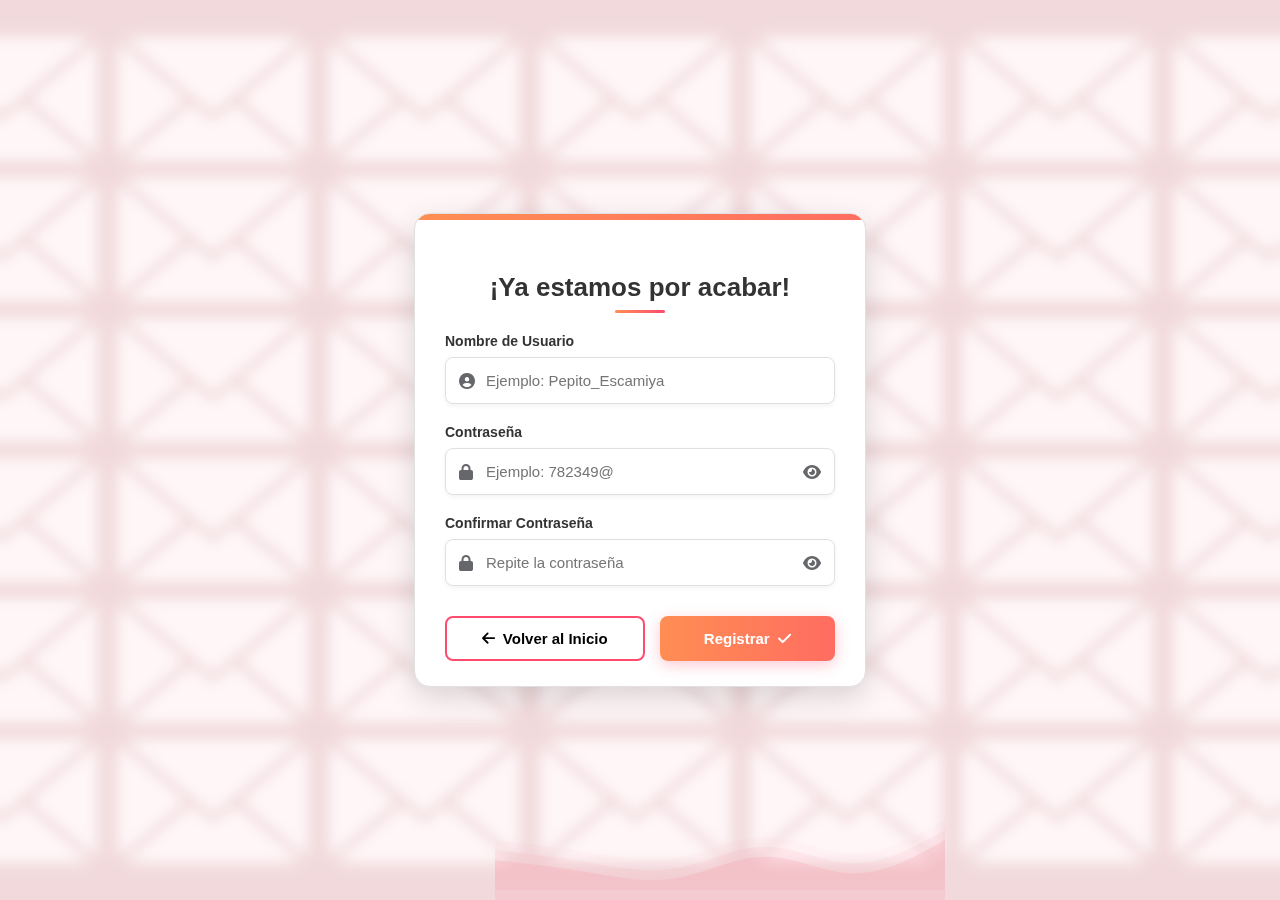
<file: archivos_html/Designar_usuario.html>
<!DOCTYPE html>
<html lang="en">
<head>
    <meta charset="UTF-8">
    <meta name="viewport" content="width=device-width, initial-scale=1.0">
    <title>Finalizar Registro</title>
    <link rel="stylesheet" href="../archivos_css/designarUsuario.css">
    <!-- Font Awesome para iconos -->
    <link rel="stylesheet" href="https://cdnjs.cloudflare.com/ajax/libs/font-awesome/6.4.0/css/all.min.css">
</head>
<body>
    <!-- Ondas decorativas de fondo -->
    <div class="wave"></div>
    <div class="wave"></div>
    <div class="wave"></div>
    
    <div class="contenedor-principal">
        <!-- Barra superior con degradado -->
        <div class="barra-superior"></div>
        
        <!-- Contenedor del formulario -->
        <div class="sesion-contenedor">
            <h1 class="sesion-titulo">¡Ya estamos por acabar!</h1>
            
            <form class="formulario-registro" onsubmit="return finalizarRegistro(event)">
                <!-- Nombre de Usuario -->
                <div class="grupo-campo">
                    <label class="etiqueta-campo">Nombre de Usuario</label>
                    <div class="campo-con-icono">
                        <i class="fas fa-user-circle icono-campo"></i>
                        <input class="campo-texto" placeholder="Ejemplo: Pepito_Escamiya" type="text" name="nom_user">
                    </div>
                </div>

                <!-- Contraseña -->
                <div class="grupo-campo">
                    <label class="etiqueta-campo">Contraseña</label>
                    <div class="campo-con-icono">
                        <i class="fas fa-lock icono-campo"></i>
                        <input class="campo-texto" placeholder="Ejemplo: 782349@" type="password" name="contrasena" id="passwordField">
                        <i class="fas fa-eye icono-toggle-password" id="togglePassword"></i>
                    </div>
                </div>

                <!-- Confirmar Contraseña -->
                <div class="grupo-campo">
                    <label class="etiqueta-campo">Confirmar Contraseña</label>
                    <div class="campo-con-icono">
                        <i class="fas fa-lock icono-campo"></i>
                        <input class="campo-texto" placeholder="Repite la contraseña" type="password" name="confirmar_contrasena" id="confirmPasswordField">
                        <i class="fas fa-eye icono-toggle-password" id="toggleConfirmPassword"></i>
                    </div>
                </div>

                <!-- Botones -->
                <div class="grupo-botones">
                    <!-- Enlace para volver al inicio sin procesar el formulario -->
                    <a href="../index.html" class="boton-registro enlace-registro">
                        <i class="fas fa-arrow-left"></i>
                        <span>Volver al Inicio</span>
                    </a>
                    <button class="boton-iniciar-sesion" type="submit">
                        <span>Registrar</span>
                        <i class="fas fa-check"></i>
                    </button>
                </div>
            </form>
            
            <!-- Mensaje de error (oculto por defecto) -->
            <div class="mensaje-error" id="mensajeError" style="display: none;">
                <i class="fas fa-exclamation-circle"></i> 
                <span id="textoError">Las contraseñas no coinciden. Por favor, inténtalo de nuevo.</span>
            </div>
        </div>
    </div>

    <!-- Script para animaciones y funcionalidad -->
    <script>
        // Función para finalizar el registro
        function finalizarRegistro(event) {
            event.preventDefault();
            
            const passwordField = document.getElementById('passwordField');
            const confirmPasswordField = document.getElementById('confirmPasswordField');
            const mensajeError = document.getElementById('mensajeError');
            const textoError = document.getElementById('textoError');
            const form = document.querySelector('.formulario-registro');
            
            // Ocultar mensaje de error previo
            mensajeError.style.display = 'none';
            
            // Simulación de validación visual
            if (passwordField.value !== confirmPasswordField.value && 
                passwordField.value !== '' && confirmPasswordField.value !== '') {
                
                // Mostrar mensaje de error
                textoError.textContent = 'Las contraseñas no coinciden. Por favor, inténtalo de nuevo.';
                mensajeError.style.display = 'flex';
                
                // Resaltar campos con error
                confirmPasswordField.parentElement.parentElement.classList.add('campo-error');
                
                // Efecto de sacudida en el formulario
                form.classList.add('shake');
                setTimeout(() => {
                    form.classList.remove('shake');
                }, 500);
                
                return false;
            }
            
            // Simulamos el envío del formulario
            const botonRegistro = document.querySelector('.boton-iniciar-sesion');
            const textoOriginal = botonRegistro.innerHTML;
            
            botonRegistro.innerHTML = '<i class="fas fa-spinner fa-spin"></i> Procesando...';
            botonRegistro.disabled = true;
            
            // Simulamos un tiempo de carga
            setTimeout(() => {
                // Redirigir a la página de mensajes
                window.location.href = "mostrarMensajes.html";
            }, 1500);
            
            return false;
        }
        
        document.addEventListener('DOMContentLoaded', function() {
            // Toggle para mostrar/ocultar contraseña
            const togglePassword = document.getElementById('togglePassword');
            const passwordField = document.getElementById('passwordField');
            
            if (togglePassword && passwordField) {
                togglePassword.addEventListener('click', function() {
                    const type = passwordField.getAttribute('type') === 'password' ? 'text' : 'password';
                    passwordField.setAttribute('type', type);
                    this.classList.toggle('fa-eye');
                    this.classList.toggle('fa-eye-slash');
                });
            }
            
            // Toggle para mostrar/ocultar confirmación de contraseña
            const toggleConfirmPassword = document.getElementById('toggleConfirmPassword');
            const confirmPasswordField = document.getElementById('confirmPasswordField');
            
            if (toggleConfirmPassword && confirmPasswordField) {
                toggleConfirmPassword.addEventListener('click', function() {
                    const type = confirmPasswordField.getAttribute('type') === 'password' ? 'text' : 'password';
                    confirmPasswordField.setAttribute('type', type);
                    this.classList.toggle('fa-eye');
                    this.classList.toggle('fa-eye-slash');
                });
            }
            
            // Animación de campos de texto
            const inputFields = document.querySelectorAll('.campo-texto');
            inputFields.forEach(field => {
                field.addEventListener('focus', function() {
                    this.parentElement.parentElement.classList.add('campo-activo');
                    const icon = this.parentElement.querySelector('.icono-campo');
                    if (icon) {
                        icon.classList.add('icono-activo');
                    }
                });
                
                field.addEventListener('blur', function() {
                    if (this.value === '') {
                        this.parentElement.parentElement.classList.remove('campo-activo');
                        const icon = this.parentElement.querySelector('.icono-campo');
                        if (icon) {
                            icon.classList.remove('icono-activo');
                        }
                    }
                });
            });
            
            // Efecto de partículas al hacer clic en los botones
            const buttons = document.querySelectorAll('button, .enlace-registro');
            buttons.forEach(button => {
                button.addEventListener('mousedown', function(e) {
                    createParticles(e.clientX, e.clientY);
                });
            });
            
            // Función para crear partículas
            function createParticles(x, y) {
                for (let i = 0; i < 20; i++) {
                    const particle = document.createElement('span');
                    particle.className = 'particle-click';
                    
                    // Colores de la marca
                    const colors = ['#FF4B6E', '#FF8E53', '#FFA07A'];
                    const randomColor = colors[Math.floor(Math.random() * colors.length)];
                    
                    // Tamaño aleatorio
                    const size = Math.floor(Math.random() * 8 + 3);
                    
                    // Posición y estilo
                    particle.style.width = `${size}px`;
                    particle.style.height = `${size}px`;
                    particle.style.background = randomColor;
                    particle.style.position = 'fixed';
                    particle.style.borderRadius = '50%';
                    particle.style.left = `${x}px`;
                    particle.style.top = `${y}px`;
                    particle.style.pointerEvents = 'none';
                    particle.style.zIndex = '1000';
                    
                    document.body.appendChild(particle);
                    
                    // Animación
                    const destinationX = x + (Math.random() - 0.5) * 100;
                    const destinationY = y + (Math.random() - 0.5) * 100;
                    const rotation = Math.random() * 520;
                    
                    particle.style.transition = 'all 0.8s cubic-bezier(0, 0.9, 0.57, 1)';
                    
                    setTimeout(() => {
                        particle.style.transform = `translate(${destinationX - x}px, ${destinationY - y}px) rotate(${rotation}deg)`;
                        particle.style.opacity = '0';
                    }, 10);
                    
                    setTimeout(() => {
                        particle.remove();
                    }, 800);
                }
            }
            
            // Añadir estilo para animación de sacudida
            const style = document.createElement('style');
            style.textContent = `
                @keyframes shake {
                    10%, 90% { transform: translate3d(-1px, 0, 0); }
                    20%, 80% { transform: translate3d(2px, 0, 0); }
                    30%, 50%, 70% { transform: translate3d(-4px, 0, 0); }
                    40%, 60% { transform: translate3d(4px, 0, 0); }
                }
                
                .shake {
                    animation: shake 0.5s cubic-bezier(.36,.07,.19,.97) both;
                }
                
                .campo-con-icono {
                    position: relative;
                    display: flex;
                    align-items: center;
                }
                
                .icono-campo {
                    position: absolute;
                    left: 14px;
                    color: var(--color-texto-secundario);
                    transition: color 0.3s ease;
                    font-size: 16px;
                }
                
                .icono-activo {
                    color: var(--color-primario);
                }
                
                .campo-texto {
                    padding-left: 40px;
                }
            `;
            document.head.appendChild(style);
        });
    </script>
</body>
</html>
</file>
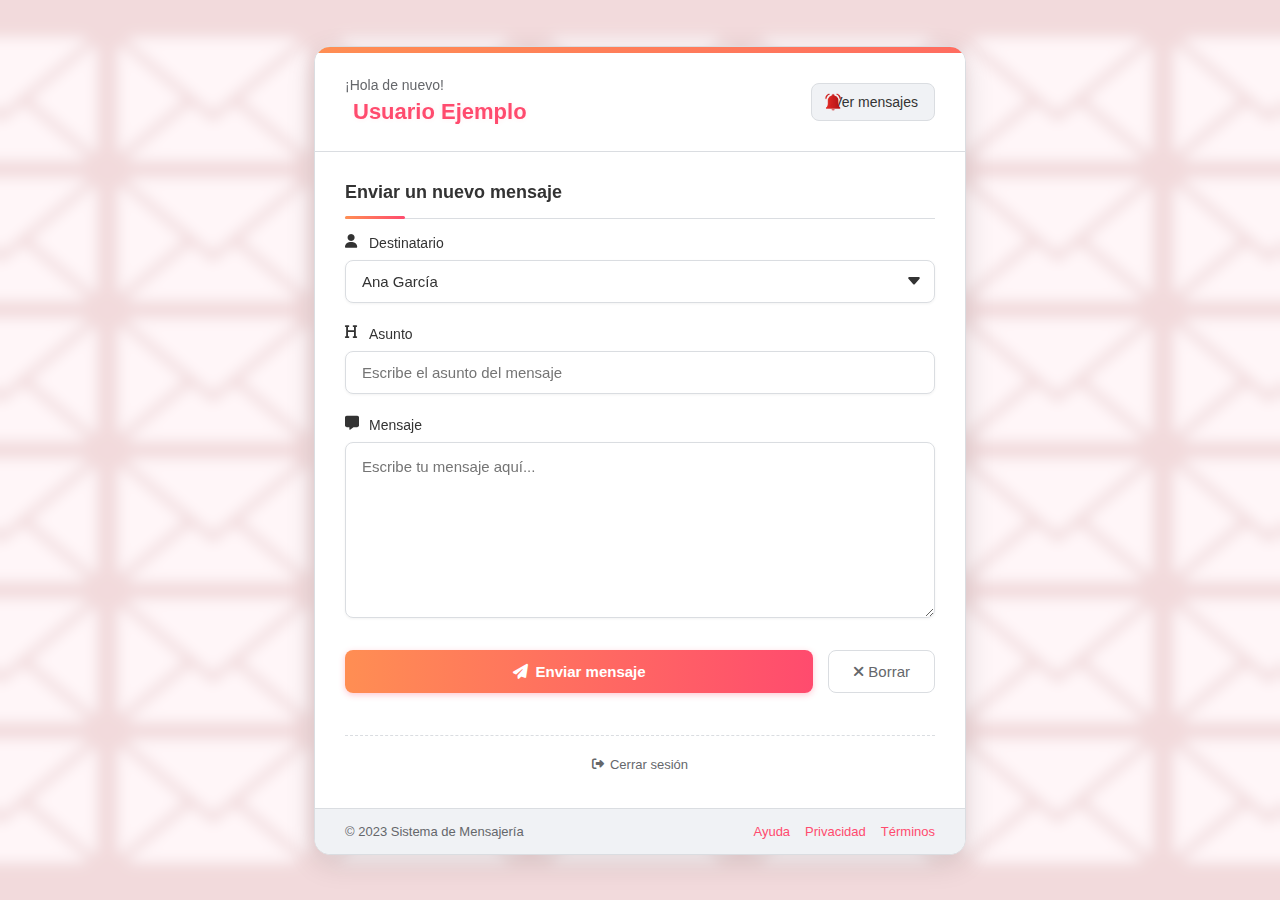
<file: archivos_html/enviar_mensaje.html>
<!DOCTYPE html>
<html lang="es">
<head>
    <meta charset="UTF-8">
    <meta name="viewport" content="width=device-width, initial-scale=1.0">
    <title>Enviar Mensaje | Sistema de Mensajería</title>
    <link rel="stylesheet" href="../archivos_css/enviarMensaje.css">
    <!-- Font Awesome para iconos -->
    <link rel="stylesheet" href="https://cdnjs.cloudflare.com/ajax/libs/font-awesome/6.4.0/css/all.min.css">
</head>
<body>
    <div class="contenedor-principal">
        <!-- Barra superior con degradado -->
        <div class="barra-superior"></div>
        
        <!-- Encabezado con bienvenida y opciones -->
        <div class="encabezado">
            <div class="bienvenida-usuario">
                <span class="saludo-texto">¡Hola de nuevo!</span>
                <span class="nombre-usuario" id="nombreUsuario">Usuario Ejemplo</span>
            </div>
            <div class="acciones-usuario">
                <a href="mostrarMensajes.html" class="boton-accion boton-notificaciones">
                    <img src="../imagenes/logocanpana.png" alt="Notificaciones" class="icono-campana">
                    <span>Ver mensajes</span>
                </a>
            </div>
        </div>
        
        <!-- Contenedor del formulario -->
        <div class="contenedor-formulario">
            <h2 class="titulo-formulario">Enviar un nuevo mensaje</h2>
            
            <form class="formulario-mensaje" onsubmit="return enviarMensaje(event)">
                <!-- Destinatario -->
                <div class="grupo-campo">
                    <label class="etiqueta-campo">
                        <i class="fas fa-user icono"></i> Destinatario
                    </label>
                    <select name="receptor" id="destinatario" class="campo-texto">
                        <option value="1">Ana García</option>
                        <option value="2">Carlos Rodríguez</option>
                        <option value="3">Laura Martínez</option>
                        <option value="4">Miguel Sánchez</option>
                        <option value="5">Elena López</option>
                    </select>
                </div>
                
                <!-- Asunto -->
                <div class="grupo-campo">
                    <label class="etiqueta-campo">
                        <i class="fas fa-heading icono"></i> Asunto
                    </label>
                    <input class="campo-texto" type="text" placeholder="Escribe el asunto del mensaje" name="asunto">
                </div>
                
                <!-- Mensaje -->
                <div class="grupo-campo">
                    <label class="etiqueta-campo">
                        <i class="fas fa-comment-alt icono"></i> Mensaje
                    </label>
                    <textarea class="campo-texto campo-mensaje" placeholder="Escribe tu mensaje aquí..." name="mensaje"></textarea>
                </div>
                
                <!-- Botones -->
                <div class="grupo-botones">
                    <button class="boton-enviar" type="submit">
                        <i class="fas fa-paper-plane"></i> Enviar mensaje
                    </button>
                    <button class="boton-reset" type="reset">
                        <i class="fas fa-times"></i> Borrar
                    </button>
                </div>
                
                <!-- Cerrar sesión sutil -->
                <div class="cerrar-sesion-sutil">
                    <a href="../index.html" class="enlace-cerrar-sesion">
                        <i class="fas fa-sign-out-alt"></i> Cerrar sesión
                    </a>
                </div>
            </form>
        </div>
        
        <!-- Pie de página -->
        <div class="pie-pagina">
            <p class="copyright">© 2023 Sistema de Mensajería</p>
            <div class="enlaces-pie">
                <a href="#" class="enlace-pie">Ayuda</a>
                <a href="#" class="enlace-pie">Privacidad</a>
                <a href="#" class="enlace-pie">Términos</a>
            </div>
        </div>
    </div>

    <!-- Script para animaciones e interactividad -->
    <script>
        // Función para enviar mensaje
        function enviarMensaje(event) {
            event.preventDefault();
            
            // Simulamos el envío del formulario
            const botonEnviar = document.querySelector('.boton-enviar');
            const textoOriginal = botonEnviar.innerHTML;
            
            botonEnviar.innerHTML = '<i class="fas fa-spinner fa-spin"></i> Enviando...';
            botonEnviar.disabled = true;
            
            // Simulamos un tiempo de carga
            setTimeout(() => {
                // Mostrar mensaje de éxito
                alert('¡Mensaje enviado con éxito!');
                
                // Redirigir a la página de mensajes
                window.location.href = "mostrarMensajes.html";
            }, 1500);
            
            return false;
        }
        
        // Animación interactiva para el nombre de usuario
        document.addEventListener('DOMContentLoaded', function() {
            const nombreUsuario = document.getElementById('nombreUsuario');
            
            // Efecto de partículas al hacer clic en el nombre
            nombreUsuario.addEventListener('click', function(e) {
                // Crear efecto de partículas
                for (let i = 0; i < 20; i++) {
                    createParticle(e.clientX, e.clientY);
                }
            });
            
            // Función para crear partículas
            function createParticle(x, y) {
                const particle = document.createElement('span');
                particle.className = 'particle';
                
                // Estilos para las partículas
                particle.style.position = 'fixed';
                particle.style.width = '8px';
                particle.style.height = '8px';
                particle.style.borderRadius = '50%';
                particle.style.background = `linear-gradient(90deg, 
                    var(--color-gradiente-inicio), 
                    var(--color-gradiente-fin))`;
                particle.style.left = `${x}px`;
                particle.style.top = `${y}px`;
                particle.style.pointerEvents = 'none';
                particle.style.zIndex = '1000';
                
                // Añadir al DOM
                document.body.appendChild(particle);
                
                // Animación de la partícula
                const size = Math.random() * 15 + 5;
                const destinationX = x + (Math.random() - 0.5) * 100;
                const destinationY = y + (Math.random() - 0.5) * 100;
                const rotation = Math.random() * 520;
                const delay = Math.random() * 200;
                
                // Aplicar animación con CSS
                particle.style.width = `${size}px`;
                particle.style.height = `${size}px`;
                particle.style.transition = `all 0.6s ease-out ${delay}ms`;
                
                // Iniciar animación después de un pequeño retraso
                setTimeout(() => {
                    particle.style.transform = `translate(${destinationX - x}px, ${destinationY - y}px) rotate(${rotation}deg)`;
                    particle.style.opacity = '0';
                }, 10);
                
                // Eliminar partícula después de la animación
                setTimeout(() => {
                    particle.remove();
                }, 1000);
            }
            
            // Efecto de brillo al pasar el cursor
            let intervalId;
            nombreUsuario.addEventListener('mouseenter', function() {
                let hue = 0;
                intervalId = setInterval(() => {
                    hue = (hue + 1) % 360;
                    nombreUsuario.style.filter = `drop-shadow(0 0 5px hsl(${hue}, 100%, 70%))`;
                }, 30);
            });
            
            nombreUsuario.addEventListener('mouseleave', function() {
                clearInterval(intervalId);
                nombreUsuario.style.filter = '';
            });
            
            // Animación para el botón de enviar
            const botonEnviar = document.querySelector('.boton-enviar');
            botonEnviar.addEventListener('mouseenter', function() {
                this.style.transform = 'translateY(-2px)';
                this.style.boxShadow = '0 4px 12px rgba(255, 75, 110, 0.4)';
            });
            
            botonEnviar.addEventListener('mouseleave', function() {
                this.style.transform = '';
                this.style.boxShadow = '0 2px 6px rgba(255, 75, 110, 0.3)';
            });
            
            // Efecto para el botón de reset
            const botonReset = document.querySelector('.boton-reset');
            botonReset.addEventListener('click', function(e) {
                // Crear efecto de partículas
                for (let i = 0; i < 10; i++) {
                    createParticle(e.clientX, e.clientY);
                }
            });
            
            // Efecto para el botón de notificaciones
            const botonNotificaciones = document.querySelector('.boton-notificaciones');
            botonNotificaciones.addEventListener('mouseenter', function() {
                const iconoCampana = this.querySelector('.icono-campana');
                if (iconoCampana) {
                    iconoCampana.style.animation = 'ring 0.6s ease-in-out';
                }
            });
            
            botonNotificaciones.addEventListener('mouseleave', function() {
                const iconoCampana = this.querySelector('.icono-campana');
                if (iconoCampana) {
                    iconoCampana.style.animation = '';
                }
            });
            
            // Animación para los campos de texto
            const camposTexto = document.querySelectorAll('.campo-texto');
            camposTexto.forEach(campo => {
                campo.addEventListener('focus', function() {
                    this.style.borderColor = 'var(--color-primario)';
                    this.style.boxShadow = '0 0 0 3px rgba(255, 75, 110, 0.2)';
                });
                
                campo.addEventListener('blur', function() {
                    this.style.borderColor = 'var(--color-borde)';
                    this.style.boxShadow = '0 1px 3px rgba(0, 0, 0, 0.05)';
                });
            });
        });
    </script>
</body>
</html>
</file>
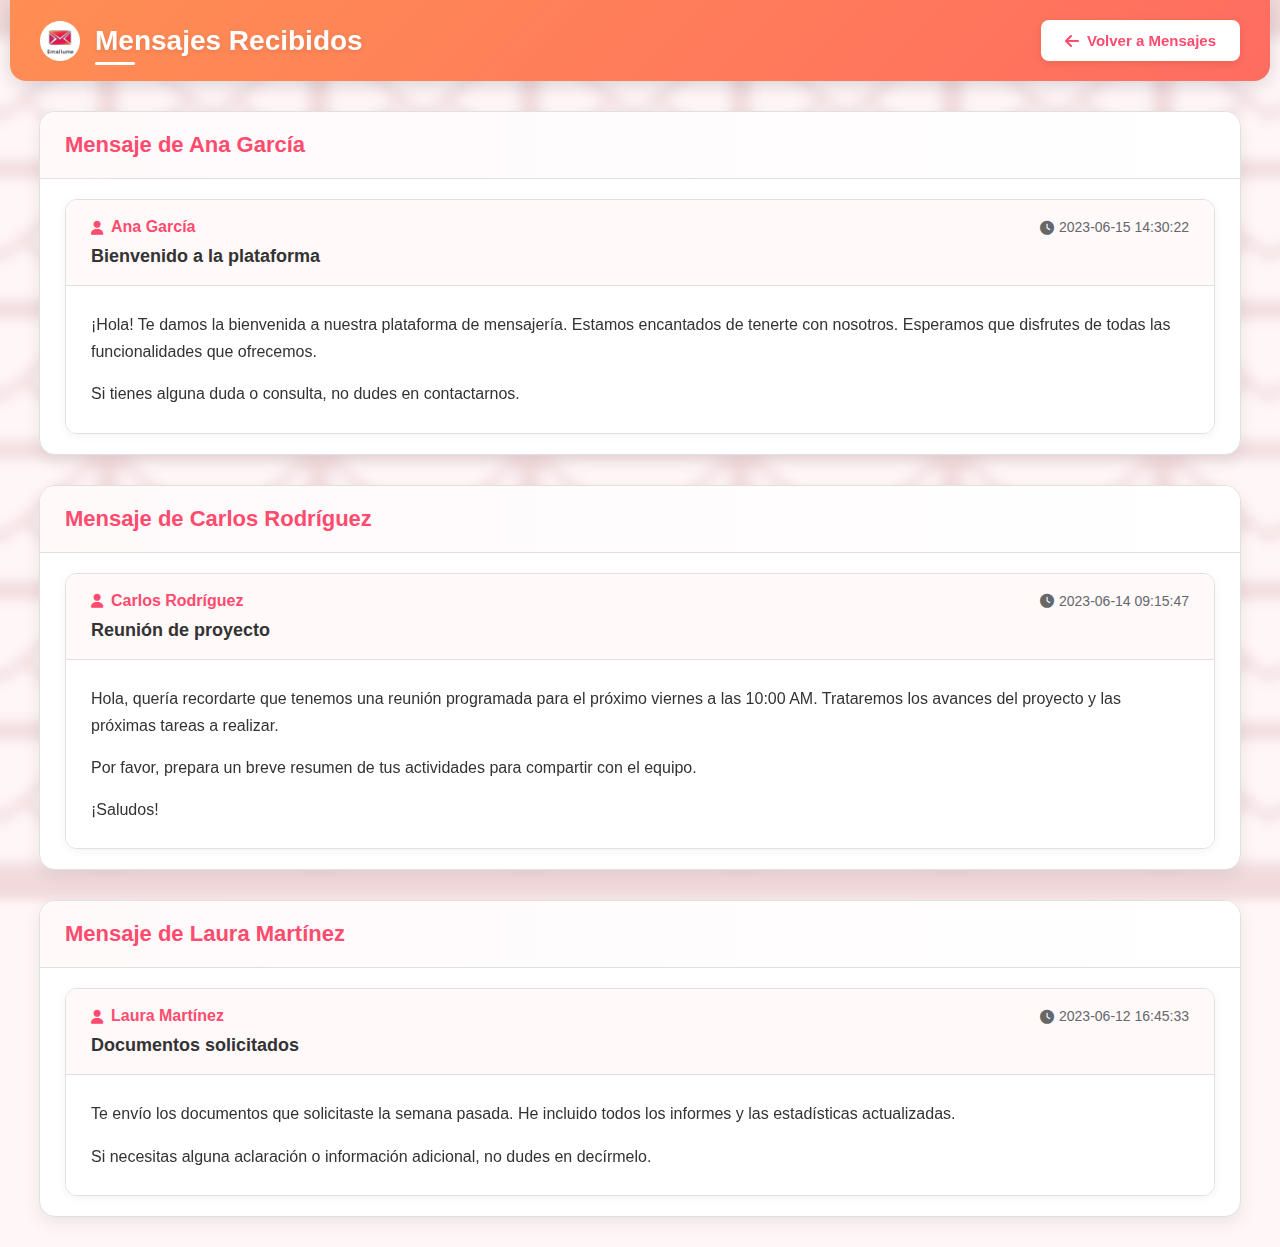
<file: archivos_html/mostrarMensajes.html>
<!DOCTYPE html>
<html lang="es">
<head>
    <meta charset="UTF-8">
    <meta name="viewport" content="width=device-width, initial-scale=1.0">
    <title>Mensajes Recibidos | Emallume</title>
    <link rel="stylesheet" href="../archivos_css/mostrarMensajes.css">
    <!-- Font Awesome para iconos -->
    <link rel="stylesheet" href="https://cdnjs.cloudflare.com/ajax/libs/font-awesome/6.4.0/css/all.min.css">
</head>
<body>
    <!-- Cabecera con logo y título -->
    <div class="cabecera-pagina">
        <div class="logo-container">
            <img src="../logo principal.svg" alt="Logo Emallume" class="logo-imagen">
            <h1 class="titulo-principal">Mensajes Recibidos</h1>
        </div>
        <a href="enviar_mensaje.html" class="boton-volver-principal">
            <i class="fas fa-arrow-left"></i> Volver a Mensajes
        </a>
    </div>
    
    <!-- Mensaje 1 -->
    <div class="contenedor-principal mensaje-animado">
        <div class="cabecera">
            <h2 class="titulo-mensajes">Mensaje de Ana García</h2>
        </div>
        
        <div class="lista-mensajes">
            <div class="mensaje-item">
                <div class="mensaje-cabecera">
                    <div class="mensaje-info">
                        <span class="mensaje-remitente" name="remitente">Ana García</span>
                        <span class="mensaje-fecha" name="fecha">2023-06-15 14:30:22</span>
                    </div>
                    <h3 class="mensaje-asunto" name="asunto">Bienvenido a la plataforma</h3>
                </div>
                <div class="mensaje-contenido" name="contenido">
                    <p>¡Hola! Te damos la bienvenida a nuestra plataforma de mensajería. Estamos encantados de tenerte con nosotros. Esperamos que disfrutes de todas las funcionalidades que ofrecemos.</p>
                    <p>Si tienes alguna duda o consulta, no dudes en contactarnos.</p>
                </div>
            </div>
        </div>
    </div>

    <!-- Mensaje 2 -->
    <div class="contenedor-principal mensaje-animado">
        <div class="cabecera">
            <h2 class="titulo-mensajes">Mensaje de Carlos Rodríguez</h2>
        </div>
        
        <div class="lista-mensajes">
            <div class="mensaje-item">
                <div class="mensaje-cabecera">
                    <div class="mensaje-info">
                        <span class="mensaje-remitente" name="remitente">Carlos Rodríguez</span>
                        <span class="mensaje-fecha" name="fecha">2023-06-14 09:15:47</span>
                    </div>
                    <h3 class="mensaje-asunto" name="asunto">Reunión de proyecto</h3>
                </div>
                <div class="mensaje-contenido" name="contenido">
                    <p>Hola, quería recordarte que tenemos una reunión programada para el próximo viernes a las 10:00 AM. Trataremos los avances del proyecto y las próximas tareas a realizar.</p>
                    <p>Por favor, prepara un breve resumen de tus actividades para compartir con el equipo.</p>
                    <p>¡Saludos!</p>
                </div>
            </div>
        </div>
    </div>

    <!-- Mensaje 3 -->
    <div class="contenedor-principal mensaje-animado">
        <div class="cabecera">
            <h2 class="titulo-mensajes">Mensaje de Laura Martínez</h2>
        </div>
        
        <div class="lista-mensajes">
            <div class="mensaje-item">
                <div class="mensaje-cabecera">
                    <div class="mensaje-info">
                        <span class="mensaje-remitente" name="remitente">Laura Martínez</span>
                        <span class="mensaje-fecha" name="fecha">2023-06-12 16:45:33</span>
                    </div>
                    <h3 class="mensaje-asunto" name="asunto">Documentos solicitados</h3>
                </div>
                <div class="mensaje-contenido" name="contenido">
                    <p>Te envío los documentos que solicitaste la semana pasada. He incluido todos los informes y las estadísticas actualizadas.</p>
                    <p>Si necesitas alguna aclaración o información adicional, no dudes en decírmelo.</p>
                </div>
            </div>
        </div>
    </div>

    <!-- JavaScript para animaciones e interactividad -->
    <script>
    document.addEventListener('DOMContentLoaded', function() {
        // Animación para los mensajes al cargar la página
        const mensajes = document.querySelectorAll('.mensaje-animado');
        mensajes.forEach((mensaje, index) => {
            mensaje.style.opacity = '0';
            mensaje.style.transform = 'translateY(20px)';
            
            setTimeout(() => {
                mensaje.style.transition = 'opacity 0.5s ease, transform 0.5s ease';
                mensaje.style.opacity = '1';
                mensaje.style.transform = 'translateY(0)';
            }, 100 * index);
        });
        
        // Efecto hover para los mensajes
        const mensajesItems = document.querySelectorAll('.mensaje-item');
        mensajesItems.forEach(item => {
            item.addEventListener('mouseenter', function() {
                this.style.transition = 'all 0.3s ease';
                this.style.boxShadow = '0 10px 25px rgba(255, 75, 110, 0.15)';
            });
            
            item.addEventListener('mouseleave', function() {
                this.style.boxShadow = '0 2px 10px rgba(0, 0, 0, 0.05)';
            });
        });
        
        // Animación para el logo
        const logo = document.querySelector('.logo-imagen');
        if (logo) {
            logo.addEventListener('mouseenter', function() {
                this.style.animation = 'pulse 1s infinite';
            });
            
            logo.addEventListener('mouseleave', function() {
                this.style.animation = 'float 3s ease-in-out infinite';
            });
        }
        
        // Efecto para el título principal
        const titulo = document.querySelector('.titulo-principal');
        if (titulo) {
            titulo.addEventListener('mouseenter', function() {
                this.style.textShadow = '0 0 10px rgba(255, 255, 255, 0.8)';
            });
            
            titulo.addEventListener('mouseleave', function() {
                this.style.textShadow = '0 2px 4px rgba(0, 0, 0, 0.1)';
            });
        }
        
        // Añadir funcionalidad para crear nuevos mensajes (simulación)
        const botonVolver = document.querySelector('.boton-volver-principal');
        botonVolver.addEventListener('click', function(e) {
            // Crear efecto de partículas al hacer clic
            createParticles(e.clientX, e.clientY);
        });
        
        // Función para crear partículas
        function createParticles(x, y) {
            for (let i = 0; i < 20; i++) {
                const particle = document.createElement('span');
                particle.className = 'particle-click';
                
                // Colores de la marca
                const colors = ['#FF4B6E', '#FF8E53', '#FFA07A'];
                const randomColor = colors[Math.floor(Math.random() * colors.length)];
                
                // Tamaño aleatorio
                const size = Math.floor(Math.random() * 8 + 3);
                
                // Posición y estilo
                particle.style.width = `${size}px`;
                particle.style.height = `${size}px`;
                particle.style.background = randomColor;
                particle.style.position = 'fixed';
                particle.style.borderRadius = '50%';
                particle.style.left = `${x}px`;
                particle.style.top = `${y}px`;
                particle.style.pointerEvents = 'none';
                particle.style.zIndex = '1000';
                
                document.body.appendChild(particle);
                
                // Animación
                const destinationX = x + (Math.random() - 0.5) * 100;
                const destinationY = y + (Math.random() - 0.5) * 100;
                const rotation = Math.random() * 520;
                
                particle.style.transition = 'all 0.8s cubic-bezier(0, 0.9, 0.57, 1)';
                
                setTimeout(() => {
                    particle.style.transform = `translate(${destinationX - x}px, ${destinationY - y}px) rotate(${rotation}deg)`;
                    particle.style.opacity = '0';
                }, 10);
                
                setTimeout(() => {
                    particle.remove();
                }, 800);
            }
        }
        
        // Hacer que los mensajes sean interactivos
        mensajesItems.forEach(item => {
            item.addEventListener('click', function() {
                // Efecto de expansión al hacer clic
                this.classList.toggle('mensaje-expandido');
                
                // Si el mensaje está expandido, añadir un botón de respuesta
                if (this.classList.contains('mensaje-expandido')) {
                    // Verificar si ya existe el botón de respuesta
                    if (!this.querySelector('.boton-responder')) {
                        const botonResponder = document.createElement('button');
                        botonResponder.className = 'boton-responder';
                        botonResponder.innerHTML = '<i class="fas fa-reply"></i> Responder';
                        
                        botonResponder.addEventListener('click', function(e) {
                            e.stopPropagation(); // Evitar que el clic se propague al mensaje
                            window.location.href = 'enviar_mensaje.html';
                        });
                        
                        this.querySelector('.mensaje-contenido').appendChild(botonResponder);
                    }
                } else {
                    // Si el mensaje se contrae, eliminar el botón de respuesta
                    const botonResponder = this.querySelector('.boton-responder');
                    if (botonResponder) {
                        botonResponder.remove();
                    }
                }
            });
        });
        
        // Añadir estilos dinámicos para el botón de respuesta y mensajes expandidos
        const style = document.createElement('style');
        style.textContent = `
            .mensaje-expandido {
                transform: scale(1.02);
                box-shadow: 0 15px 30px rgba(255, 75, 110, 0.2) !important;
                z-index: 10;
            }
            
            .boton-responder {
                background: linear-gradient(135deg, var(--color-gradiente-inicio), var(--color-gradiente-fin));
                color: white;
                border: none;
                border-radius: 8px;
                padding: 10px 20px;
                margin-top: 15px;
                cursor: pointer;
                font-weight: 600;
                display: flex;
                align-items: center;
                gap: 8px;
                transition: all 0.3s ease;
                box-shadow: 0 4px 10px rgba(255, 75, 110, 0.3);
            }
            
            .boton-responder:hover {
                transform: translateY(-2px);
                box-shadow: 0 6px 15px rgba(255, 75, 110, 0.4);
            }
            
            .particle-click {
                position: fixed;
                border-radius: 50%;
                pointer-events: none;
                z-index: 9999;
                opacity: 0.8;
            }
        `;
        document.head.appendChild(style);
    });
    </script>
</body>
</html>
</file>
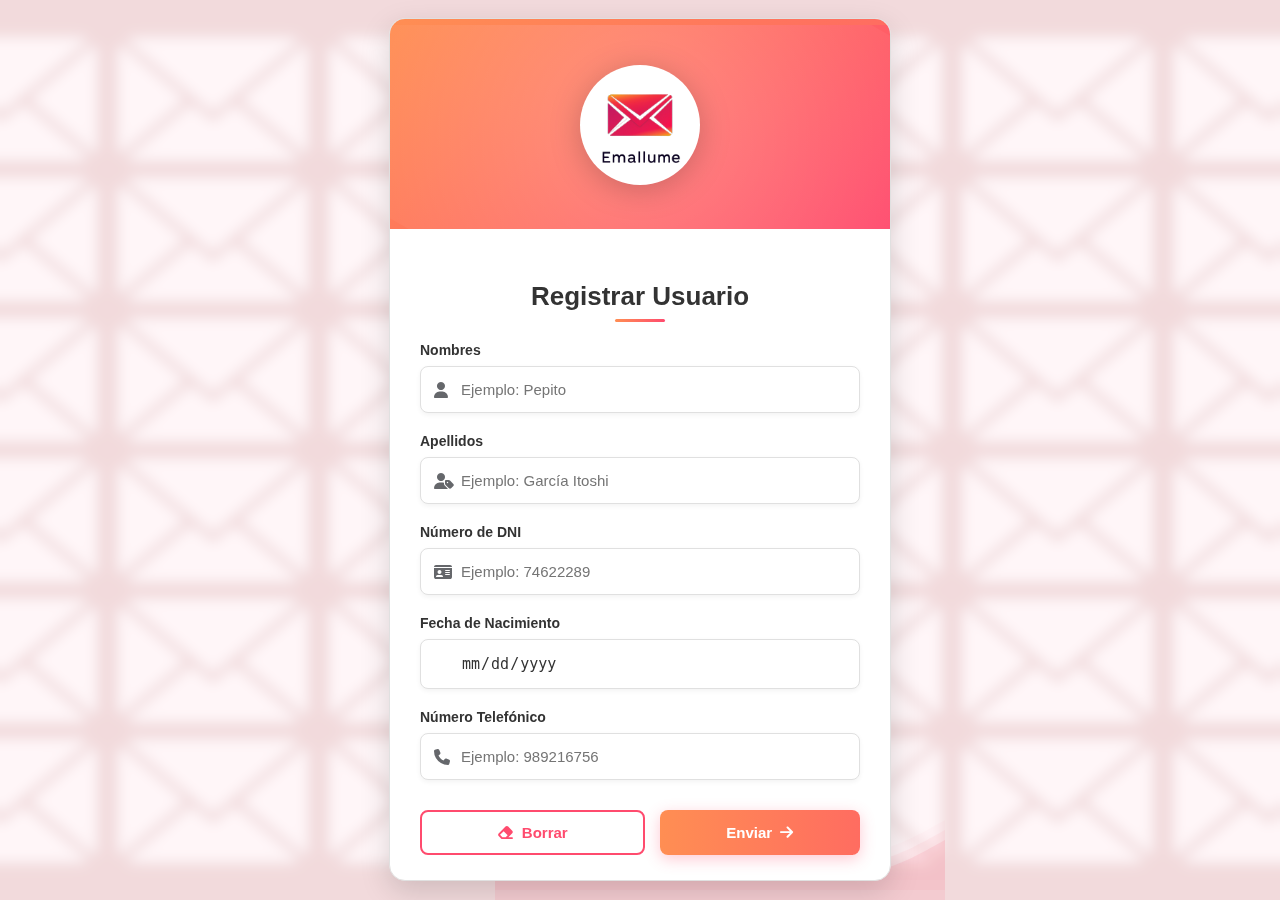
<file: archivos_html/Registrar_D_Perso.html>
<!DOCTYPE html>
<html lang="en">
<head>
    <meta charset="UTF-8">
    <meta name="viewport" content="width=device-width, initial-scale=1.0">
    <title>Registrar Usuario</title>
    <!-- Corregir la ruta del CSS - Eliminar la barra inicial -->
    <link rel="stylesheet" href="../archivos_css/registrarDatosUser.css">
    <!-- Font Awesome para iconos -->
    <link rel="stylesheet" href="https://cdnjs.cloudflare.com/ajax/libs/font-awesome/6.4.0/css/all.min.css">
</head>
<body>
    <!-- Ondas decorativas de fondo -->
    <div class="wave"></div>
    <div class="wave"></div>
    <div class="wave"></div>
    
    <div class="contenedor-principal">
        <!-- Barra superior con degradado -->
        <div class="barra-superior"></div>
        
        <!-- Logo -->
        <div class="logo-contenedor">
            <img src="../logo principal.svg" alt="Logo de empresa de correo" class="logo-imagen" id="logoAnimado">
        </div>

        <!-- Formulario de Registro -->
        <div class="sesion-contenedor">
            <h1 class="sesion-titulo">Registrar Usuario</h1>
            <form class="formulario-registro" onsubmit="return registrarUsuario(event)">
                <!-- Nombres -->
                <div class="grupo-campo">
                    <label class="etiqueta-campo">Nombres</label>
                    <div class="campo-con-icono">
                        <i class="fas fa-user icono-campo"></i>
                        <input class="campo-texto" placeholder="Ejemplo: Pepito" type="text" name="nombre">
                    </div>
                </div>

                <!-- Apellidos -->
                <div class="grupo-campo">
                    <label class="etiqueta-campo">Apellidos</label>
                    <div class="campo-con-icono">
                        <i class="fas fa-user-tag icono-campo"></i>
                        <input class="campo-texto" placeholder="Ejemplo: García Itoshi" type="text" name="apellidos">
                    </div>
                </div>

                <!-- DNI -->
                <div class="grupo-campo">
                    <label class="etiqueta-campo">Número de DNI</label>
                    <div class="campo-con-icono">
                        <i class="fas fa-id-card icono-campo"></i>
                        <input class="campo-texto" placeholder="Ejemplo: 74622289" type="number" name="dni" min="1" id="dniField">
                    </div>
                </div>

                <!-- Fecha de Nacimiento -->
                <div class="grupo-campo">
                    <label class="etiqueta-campo">Fecha de Nacimiento</label>
                    <div class="campo-con-icono">
                        <i class="fas fa-calendar-alt icono-campo"></i>
                        <input class="campo-texto" type="date" name="fecha_nac">
                    </div>
                </div>

                <!-- Teléfono -->
                <div class="grupo-campo">
                    <label class="etiqueta-campo">Número Telefónico</label>
                    <div class="campo-con-icono">
                        <i class="fas fa-phone icono-campo"></i>
                        <input class="campo-texto" placeholder="Ejemplo: 989216756" type="tel" name="celular" id="phoneField">
                    </div>
                </div>

                <!-- Botones -->
                <div class="grupo-botones">
                    <button class="boton-reset" type="reset">
                        <i class="fas fa-eraser"></i>
                        <span>Borrar</span>
                    </button>
                    <button class="boton-registro" type="submit">
                        <span>Enviar</span>
                        <i class="fas fa-arrow-right"></i>
                    </button>
                </div>
            </form>
        </div>
    </div>

    <!-- Script para animaciones -->
    <script>
        // Función para simular el registro sin validación real
        function registrarUsuario(event) {
            event.preventDefault();
            
            // Simulamos el envío del formulario
            const botonRegistro = document.querySelector('.boton-registro');
            const textoOriginal = botonRegistro.innerHTML;
            
            botonRegistro.innerHTML = '<i class="fas fa-spinner fa-spin"></i> Procesando...';
            botonRegistro.disabled = true;
            
            // Simulamos un tiempo de carga
            setTimeout(() => {
                // Redirigir a la siguiente página
                window.location.href = "mostrarMensajes.html";
            }, 1500);
            
            return false;
        }
        
        document.addEventListener('DOMContentLoaded', function() {
            // Animación del logo
            const logo = document.getElementById('logoAnimado');
            if (logo) {
                logo.addEventListener('mouseenter', function() {
                    this.classList.add('logo-pulse');
                });
                
                logo.addEventListener('mouseleave', function() {
                    this.classList.remove('logo-pulse');
                });
                
                // Añadir efecto de clic al logo
                logo.addEventListener('click', function() {
                    createParticles(this.getBoundingClientRect().left + this.offsetWidth/2, 
                                   this.getBoundingClientRect().top + this.offsetHeight/2);
                });
            }
            
            // Animación de campos de texto
            const inputFields = document.querySelectorAll('.campo-texto');
            inputFields.forEach(field => {
                field.addEventListener('focus', function() {
                    this.parentElement.parentElement.classList.add('campo-activo');
                    const icon = this.parentElement.querySelector('.icono-campo');
                    if (icon) {
                        icon.classList.add('icono-activo');
                    }
                });
                
                field.addEventListener('blur', function() {
                    if (this.value === '') {
                        this.parentElement.parentElement.classList.remove('campo-activo');
                        const icon = this.parentElement.querySelector('.icono-campo');
                        if (icon) {
                            icon.classList.remove('icono-activo');
                        }
                    }
                });
            });
            
            // Validación de DNI
            const dniField = document.getElementById('dniField');
            if (dniField) {
                dniField.addEventListener('input', function() {
                    if (this.value.length > 8) {
                        this.value = this.value.slice(0, 8);
                    }
                });
            }
            
            // Validación de teléfono
            const phoneField = document.getElementById('phoneField');
            if (phoneField) {
                phoneField.addEventListener('input', function() {
                    if (this.value.length > 9) {
                        this.value = this.value.slice(0, 9);
                    }
                    // Solo permitir números
                    this.value = this.value.replace(/[^0-9]/g, '');
                });
            }
            
            // Efecto de partículas al hacer clic en los botones
            const buttons = document.querySelectorAll('button');
            buttons.forEach(button => {
                button.addEventListener('mousedown', function(e) {
                    createParticles(e.clientX, e.clientY);
                });
            });
            
            // Función para crear partículas
            function createParticles(x, y) {
                for (let i = 0; i < 20; i++) {
                    const particle = document.createElement('span');
                    particle.className = 'particle-click';
                    
                    // Colores de la marca
                    const colors = ['#FF4B6E', '#FF8E53', '#FFA07A'];
                    const randomColor = colors[Math.floor(Math.random() * colors.length)];
                    
                    // Tamaño aleatorio
                    const size = Math.floor(Math.random() * 8 + 3);
                    
                    // Posición y estilo
                    particle.style.width = `${size}px`;
                    particle.style.height = `${size}px`;
                    particle.style.background = randomColor;
                    particle.style.position = 'fixed';
                    particle.style.borderRadius = '50%';
                    particle.style.left = `${x}px`;
                    particle.style.top = `${y}px`;
                    particle.style.pointerEvents = 'none';
                    particle.style.zIndex = '1000';
                    
                    document.body.appendChild(particle);
                    
                    // Animación
                    const destinationX = x + (Math.random() - 0.5) * 100;
                    const destinationY = y + (Math.random() - 0.5) * 100;
                    const rotation = Math.random() * 520;
                    
                    particle.style.transition = 'all 0.8s cubic-bezier(0, 0.9, 0.57, 1)';
                    
                    setTimeout(() => {
                        particle.style.transform = `translate(${destinationX - x}px, ${destinationY - y}px) rotate(${rotation}deg)`;
                        particle.style.opacity = '0';
                    }, 10);
                    
                    setTimeout(() => {
                        particle.remove();
                    }, 800);
                }
            }
            
            // Validación visual del formulario (solo para efectos visuales)
            const form = document.querySelector('.formulario-registro');
            form.addEventListener('submit', function(e) {
                // La validación real se maneja en la función registrarUsuario
                // Esta parte es solo para efectos visuales si el usuario intenta enviar el formulario
                
                // Efecto visual para el DNI
                const dniField = document.getElementById('dniField');
                if (dniField && dniField.value.length > 0 && dniField.value.length !== 8) {
                    dniField.parentElement.parentElement.classList.add('campo-error');
                    
                    // Crear mensaje de error si no existe
                    if (!dniField.parentElement.parentElement.querySelector('.mensaje-error')) {
                        const errorMsg = document.createElement('div');
                        errorMsg.className = 'mensaje-error';
                        errorMsg.innerHTML = '<i class="fas fa-exclamation-circle"></i> El DNI debe tener 8 dígitos.';
                        dniField.parentElement.parentElement.appendChild(errorMsg);
                    }
                    
                    // Efecto de sacudida en el formulario
                    form.classList.add('shake');
                    setTimeout(() => {
                        form.classList.remove('shake');
                    }, 500);
                }
                
                // Efecto visual para el teléfono
                const phoneField = document.getElementById('phoneField');
                if (phoneField && phoneField.value.length > 0 && phoneField.value.length !== 9) {
                    phoneField.parentElement.parentElement.classList.add('campo-error');
                    
                    // Crear mensaje de error si no existe
                    if (!phoneField.parentElement.parentElement.querySelector('.mensaje-error')) {
                        const errorMsg = document.createElement('div');
                        errorMsg.className = 'mensaje-error';
                        errorMsg.innerHTML = '<i class="fas fa-exclamation-circle"></i> El teléfono debe tener 9 dígitos.';
                        phoneField.parentElement.parentElement.appendChild(errorMsg);
                    }
                    
                    // Efecto de sacudida en el formulario
                    form.classList.add('shake');
                    setTimeout(() => {
                        form.classList.remove('shake');
                    }, 500);
                }
            });
        });
    </script>
</body>
</html>
</file>
<file: archivos_css/designarUsuario.css>
/* Variables de color (basadas en index.css) */
:root {
    --color-primario: #FF4B6E; /* Rosa intenso */
    --color-secundario: #FFFFFF; /* Blanco */
    --color-fondo: #FFF5F7; /* Fondo rosa muy suave */
    --color-texto: #333333; /* Texto oscuro */
    --color-boton-hover: #E63D5E; /* Rosa oscuro para hover */
    --color-gradiente-inicio: #FF8E53; /* Naranja cálido */
    --color-gradiente-fin: #FF4B6E; /* Rosa intenso */
    --color-borde: #E0E0E0; /* Color de bordes */
    --color-sombra: rgba(0, 0, 0, 0.1);
    --color-texto-secundario: #65676B; /* Texto secundario */
}

/* Animaciones */
@keyframes fadeIn {
    from { opacity: 0; transform: translateY(20px); }
    to { opacity: 1; transform: translateY(0); }
}

@keyframes float {
    0% { transform: translateY(0px); }
    50% { transform: translateY(-10px); }
    100% { transform: translateY(0px); }
}

@keyframes pulse {
    0% { transform: scale(1); }
    50% { transform: scale(1.1); }
    100% { transform: scale(1); }
}

@keyframes gradientShift {
    0% { background-position: 0% 50%; }
    50% { background-position: 100% 50%; }
    100% { background-position: 0% 50%; }
}

@keyframes shimmer {
    0% { background-position: -100% 0; }
    100% { background-position: 200% 0; }
}

/* Estilos Globales */
body {
    margin: 0;
    padding: 0;
    font-family: 'Segoe UI', 'Helvetica Neue', Arial, sans-serif;
    background: url('../imagenes/2.svg') no-repeat center center fixed;
    background-size: cover;
    display: flex;
    justify-content: center;
    align-items: center;
    min-height: 100vh;
    position: relative;
    overflow-x: hidden;
}

body::before {
    content: '';
    position: absolute;
    top: 0;
    left: 0;
    right: 0;
    bottom: 0;
    background-color: rgba(255, 245, 247, 0.85);
    z-index: -1;
    backdrop-filter: blur(5px);
}

/* Ondas decorativas */
.wave {
    position: fixed;
    bottom: 0;
    left: 0;
    width: 100%;
    height: 100px;
    background: url('data:image/svg+xml,<svg xmlns="http://www.w3.org/2000/svg" viewBox="0 0 1440 320"><path fill="%23FF4B6E" fill-opacity="0.1" d="M0,192L48,197.3C96,203,192,213,288,229.3C384,245,480,267,576,250.7C672,235,768,181,864,181.3C960,181,1056,235,1152,234.7C1248,235,1344,181,1392,154.7L1440,128L1440,320L1392,320C1344,320,1248,320,1152,320C1056,320,960,320,864,320C768,320,672,320,576,320C480,320,384,320,288,320C192,320,96,320,48,320L0,320Z"></path></svg>') repeat-x;
    background-size: 1440px 100px;
    animation: wave 15s linear infinite;
    z-index: -1;
}

.wave:nth-child(2) {
    bottom: 10px;
    opacity: 0.5;
    animation: wave 15s linear reverse infinite;
}

.wave:nth-child(3) {
    bottom: 20px;
    opacity: 0.2;
    animation: wave 20s linear infinite;
}

@keyframes wave {
    0% { background-position-x: 0; }
    100% { background-position-x: 1440px; }
}

/* Contenedor Principal */
.contenedor-principal {
    background-color: var(--color-secundario);
    border-radius: 16px;
    box-shadow: 0 10px 30px rgba(0, 0, 0, 0.15);
    width: 100%;
    max-width: 450px;
    overflow: hidden;
    border: 1px solid var(--color-borde);
    position: relative;
    z-index: 10;
    animation: fadeIn 0.8s ease-out;
    transform: perspective(1000px) rotateX(0deg);
    transition: transform 0.5s ease, box-shadow 0.5s ease;
}

.contenedor-principal:hover {
    transform: perspective(1000px) rotateX(2deg) translateY(-5px);
    box-shadow: 0 15px 35px rgba(255, 75, 110, 0.2);
}

/* Barra superior con degradado */
.barra-superior {
    height: 6px;
    background: linear-gradient(90deg, var(--color-gradiente-inicio), var(--color-gradiente-fin));
    background-size: 200% 200%;
    animation: gradientShift 5s ease infinite;
}

/* Formulario de Registro */
.sesion-contenedor {
    padding: 35px 30px 25px;
}

.sesion-titulo {
    color: var(--color-texto);
    font-size: 26px;
    margin-bottom: 30px;
    text-align: center;
    position: relative;
}

.sesion-titulo::after {
    content: '';
    position: absolute;
    bottom: -10px;
    left: 50%;
    transform: translateX(-50%);
    width: 50px;
    height: 3px;
    background: linear-gradient(90deg, var(--color-gradiente-inicio), var(--color-gradiente-fin));
    border-radius: 3px;
}

.formulario-registro {
    display: flex;
    flex-direction: column;
    gap: 20px;
}

/* Grupo de campos */
.grupo-campo {
    position: relative;
    transition: all 0.3s ease;
}

.grupo-campo.campo-activo {
    transform: translateY(-3px);
}

.etiqueta-campo {
    display: block;
    color: var(--color-texto);
    font-size: 14px;
    font-weight: 600;
    margin-bottom: 8px;
    transition: color 0.3s ease;
}

.campo-activo .etiqueta-campo {
    color: var(--color-primario);
}

.campo-texto {
    background-color: var(--color-secundario);
    border: 1px solid var(--color-borde);
    border-radius: 8px;
    padding: 14px;
    width: 100%;
    font-size: 15px;
    box-shadow: 0 2px 5px rgba(0, 0, 0, 0.05);
    transition: all 0.3s ease;
}

.campo-texto:focus {
    border-color: var(--color-primario);
    outline: none;
    box-shadow: 0 0 0 3px rgba(255, 75, 110, 0.2);
}

/* Icono para mostrar/ocultar contraseña */
.icono-toggle-password {
    position: absolute;
    right: 14px;
    top: 50%;
    transform: translateY(-50%);
    color: var(--color-texto-secundario);
    cursor: pointer;
    transition: color 0.3s ease;
    z-index: 2;
}

.icono-toggle-password:hover {
    color: var(--color-primario);
}

/* Botones */
.grupo-botones {
    display: flex;
    gap: 15px;
    margin-top: 10px;
}

.boton-iniciar-sesion {
    background: linear-gradient(90deg, var(--color-gradiente-inicio), var(--color-gradiente-fin));
    background-size: 200% auto;
    color: var(--color-secundario);
    border: none;
    border-radius: 8px;
    padding: 14px;
    font-size: 15px;
    font-weight: 600;
    cursor: pointer;
    flex: 1;
    transition: all 0.3s ease;
    position: relative;
    overflow: hidden;
    box-shadow: 0 4px 15px rgba(255, 75, 110, 0.3);
    display: flex;
    justify-content: center;
    align-items: center;
    gap: 8px;
}

.boton-iniciar-sesion::before {
    content: '';
    position: absolute;
    top: 0;
    left: -100%;
    width: 100%;
    height: 100%;
    background: linear-gradient(90deg, 
        rgba(255, 255, 255, 0) 0%, 
        rgba(255, 255, 255, 0.3) 50%, 
        rgba(255, 255, 255, 0) 100%);
    transition: left 0.7s ease;
}

.boton-iniciar-sesion:hover {
    transform: translateY(-3px);
    box-shadow: 0 6px 20px rgba(255, 75, 110, 0.4);
    background-position: right center;
}

.boton-iniciar-sesion:hover::before {
    left: 100%;
}

.boton-registro {
    background-color: transparent;
    border: 2px solid var(--color-primario);
    border-radius: 8px;
    color: var(--color-primario);
    padding: 12px 24px;
    font-size: 15px;
    font-weight: 600;
    cursor: pointer;
    transition: all 0.3s ease;
    flex: 1;
    position: relative;
    overflow: hidden;
    display: flex;
    justify-content: center;
    align-items: center;
}

.boton-registro::before {
    content: '';
    position: absolute;
    top: 0;
    left: 0;
    width: 0;
    height: 100%;
    background: linear-gradient(90deg, var(--color-gradiente-inicio), var(--color-gradiente-fin));
    transition: width 0.3s ease;
    z-index: 0;
}

.boton-registro:hover {
    color: var(--color-secundario);
    border-color: transparent;
}

.boton-registro:hover::before {
    width: 100%;
}

.enlace-registro {
    text-decoration: none;
    color: inherit;
    width: 100%;
    display: flex;
    justify-content: center;
    align-items: center;
    position: relative;
    z-index: 1;
    gap: 8px;
}

/* Mensaje de error */
.mensaje-error {
    background-color: rgba(255, 75, 110, 0.1);
    color: var(--color-primario);
    padding: 12px;
    border-radius: 8px;
    margin-top: 20px;
    font-size: 14px;
    text-align: center;
    border-left: 4px solid var(--color-primario);
    animation: fadeIn 0.5s ease-out;
    display: flex;
    align-items: center;
    justify-content: center;
    gap: 8px;
}

/* Partículas al hacer clic */
.particle-click {
    position: fixed;
    border-radius: 50%;
    pointer-events: none;
    z-index: 9999;
}

/* Estilos para validación */
.campo-error {
    animation: shake 0.5s cubic-bezier(.36,.07,.19,.97) both;
}

@keyframes shake {
    10%, 90% { transform: translate3d(-1px, 0, 0); }
    20%, 80% { transform: translate3d(2px, 0, 0); }
    30%, 50%, 70% { transform: translate3d(-4px, 0, 0); }
    40%, 60% { transform: translate3d(4px, 0, 0); }
}

.campo-error .campo-texto {
    border-color: var(--color-primario);
    box-shadow: 0 0 0 3px rgba(255, 75, 110, 0.2);
}

/* Responsive */
@media (max-width: 480px) {
    .contenedor-principal {
        max-width: 90%;
        margin: 20px;
    }
    
    .sesion-titulo {
        font-size: 22px;
    }
    
    .grupo-botones {
        flex-direction: column;
    }
    
    .boton-iniciar-sesion, .boton-registro {
        width: 100%;
    }
}

/* Enhanced Responsive Design for All Devices */
@media (max-width: 768px) {
    .contenedor-principal {
        max-width: 85%;
    }
    
    .sesion-contenedor {
        padding: 25px 20px;
    }
    
    .etiqueta-campo {
        font-size: 13px;
    }
    
    .campo-texto {
        padding: 12px;
        font-size: 14px;
    }
}

@media (max-width: 576px) {
    body {
        padding: 15px;
    }
    
    .sesion-titulo {
        font-size: 20px;
        margin-bottom: 20px;
    }
    
    .formulario-registro {
        gap: 15px;
    }
    
    .icono-toggle-password {
        right: 10px;
    }
}

@media (max-width: 360px) {
    .contenedor-principal {
        max-width: 95%;
        margin: 10px;
    }
    
    .sesion-contenedor {
        padding: 20px 15px;
    }
    
    .campo-texto {
        padding: 10px;
        font-size: 13px;
    }
    
    .boton-iniciar-sesion, .boton-registro {
        padding: 12px;
        font-size: 14px;
    }
    
    .mensaje-error {
        padding: 10px;
        font-size: 13px;
    }
}

/* Landscape orientation adjustments */
@media (max-height: 500px) and (orientation: landscape) {
    body {
        align-items: flex-start;
        padding-top: 20px;
    }
    
    .contenedor-principal {
        max-height: 90vh;
        overflow-y: auto;
    }
    
    .sesion-contenedor {
        padding: 20px 25px 15px;
    }
    
    .formulario-registro {
        gap: 15px;
    }
    
    .grupo-botones {
        margin-top: 5px;
    }
}
</file>
<file: archivos_css/enviarMensaje.css>
/* Variables de color (basadas en index.css) */
:root {
    --color-primario: #FF4B6E; /* Rosa intenso */
    --color-secundario: #FFFFFF; /* Blanco */
    --color-fondo: #FFF5F7; /* Fondo rosa muy suave */
    --color-texto: #333333; /* Texto oscuro */
    --color-boton-hover: #E63D5E; /* Rosa oscuro para hover */
    --color-gradiente-inicio: #FF8E53; /* Naranja cálido */
    --color-gradiente-fin: #FF4B6E; /* Rosa intenso */

    /* Colores adicionales para mejorar la interfaz */
    --color-gris-claro: #F0F2F5; /* Fondo gris claro (estilo Facebook) */
    --color-borde: #DADDE1; /* Color de bordes sutil */
    --color-texto-secundario: #65676B; /* Texto secundario */
    --color-azul-acento: #1877F2; /* Azul acento (estilo Facebook) */
    --color-verde: #42B72A; /* Verde para acciones positivas */
    --color-sombra: rgba(0, 0, 0, 0.1);
}

/* Estilos Globales */
body {
    margin: 0;
    padding: 0;
    font-family: 'Segoe UI', 'Helvetica Neue', Arial, sans-serif;
    background: url('../imagenes/2.svg') no-repeat center center fixed;
    background-size: cover;
    display: flex;
    justify-content: center;
    align-items: center;
    min-height: 100vh;
    position: relative;
}

body::before {
    content: '';
    position: absolute;
    top: 0;
    left: 0;
    right: 0;
    bottom: 0;
    background-color: rgba(255, 245, 247, 0.85);
    z-index: -1;
    backdrop-filter: blur(5px);
}

/* Animaciones */
@keyframes fadeIn {
    from { opacity: 0; transform: translateY(10px); }
    to { opacity: 1; transform: translateY(0); }
}

@keyframes pulse {
    0% { box-shadow: 0 0 0 0 rgba(255, 75, 110, 0.4); }
    70% { box-shadow: 0 0 0 10px rgba(255, 75, 110, 0); }
    100% { box-shadow: 0 0 0 0 rgba(255, 75, 110, 0); }
}

@keyframes gradientShift {
    0% { background-position: 0% 50%; }
    50% { background-position: 100% 50%; }
    100% { background-position: 0% 50%; }
}

/* Contenedor Principal */
.contenedor-principal {
    background-color: var(--color-secundario);
    border-radius: 16px;
    box-shadow: 0 8px 30px rgba(0, 0, 0, 0.12);
    width: 100%;
    max-width: 650px;
    overflow: hidden;
    animation: fadeIn 0.6s ease-out;
    border: 1px solid var(--color-borde);
    margin: 20px;
    position: relative;
}

/* Barra superior con degradado */
.barra-superior {
    height: 6px;
    background: linear-gradient(90deg, var(--color-gradiente-inicio), var(--color-gradiente-fin));
    background-size: 200% 200%;
    animation: gradientShift 5s ease infinite;
}

/* Encabezado con bienvenida y opciones */
.encabezado {
    padding: 24px 30px;
    display: flex;
    justify-content: space-between;
    align-items: center;
    border-bottom: 1px solid var(--color-borde);
    background-color: var(--color-secundario);
}

.bienvenida-usuario {
    display: flex;
    flex-direction: column;
}

.saludo-texto {
    font-size: 14px;
    color: var(--color-texto-secundario);
    margin-bottom: 4px;
}

/* Modificaciones para el nombre de usuario con animación al pasar el cursor */
.nombre-usuario {
    font-size: 22px;
    font-weight: 600;
    color: var(--color-primario);
    position: relative;
    display: inline-block;
    padding: 2px 8px;
    border-radius: 6px;
    transition: all 0.3s ease;
    background-size: 200% auto;
    background-position: 0 100%;
    animation: shimmer 3s infinite;
    text-shadow: 0 0 5px rgba(255, 75, 110, 0.1);
}

@keyframes shimmer {
    0% {
        background-image: linear-gradient(90deg, 
            rgba(255, 142, 83, 0) 0%, 
            rgba(255, 142, 83, 0.2) 50%, 
            rgba(255, 75, 110, 0) 100%);
        background-position: -100% 0;
    }
    100% {
        background-image: linear-gradient(90deg, 
            rgba(255, 142, 83, 0) 0%, 
            rgba(255, 142, 83, 0.2) 50%, 
            rgba(255, 75, 110, 0) 100%);
        background-position: 200% 0;
    }
}

.nombre-usuario:hover {
    background: linear-gradient(90deg, var(--color-gradiente-inicio), var(--color-gradiente-fin));
    color: var(--color-secundario);
    transform: translateY(-2px) scale(1.05);
    box-shadow: 0 4px 12px rgba(255, 75, 110, 0.3);
    animation: none;
}

.nombre-usuario::after {
    content: '';
    position: absolute;
    bottom: -4px;
    left: 0;
    width: 40px;
    height: 3px;
    background: linear-gradient(90deg, var(--color-gradiente-inicio), var(--color-gradiente-fin));
    border-radius: 3px;
    transition: width 0.3s ease;
}

.nombre-usuario:hover::after {
    width: 100%;
}

/* Estilos para el botón de notificaciones con campana */
.boton-notificaciones {
    background-color: var(--color-gris-claro);
    color: var(--color-texto);
    border: 1px solid var(--color-borde);
    position: relative;
    padding-left: 45px;  /* Aumentado de 40px a 45px */
}

.boton-notificaciones:hover {
    background-color: #E4E6E9;
}

.icono-campana {
    position: absolute;
    left: 10px;
    top: 50%;
    transform: translateY(-50%);
    width: 22px;
    height: 22px;
    transition: transform 0.3s ease;
    margin-right: 10px;  /* Añadido margen derecho */
}

/* Añadido espacio entre el icono y el texto */
.boton-notificaciones span {
    margin-left: 5px;
}

.boton-notificaciones:hover .icono-campana {
    transform: translateY(-50%) scale(1.1);
    animation: ring 0.6s ease-in-out;
}

@keyframes ring {
    0%, 100% {
        transform: translateY(-50%) rotate(0);
    }
    20%, 60% {
        transform: translateY(-50%) rotate(-10deg);
    }
    40%, 80% {
        transform: translateY(-50%) rotate(10deg);
    }
}

/* Animación para el contenedor de bienvenida */
.bienvenida-usuario {
    display: flex;
    flex-direction: column;
    position: relative;
    overflow: hidden;
}

.bienvenida-usuario::before {
    content: '';
    position: absolute;
    top: -50%;
    left: -50%;
    width: 200%;
    height: 200%;
    background: radial-gradient(circle, rgba(255, 142, 83, 0.1) 0%, rgba(255, 75, 110, 0.1) 50%, transparent 70%);
    opacity: 0;
    transform: scale(0.5);
    transition: transform 0.5s ease, opacity 0.5s ease;
    pointer-events: none;
}

.bienvenida-usuario:hover::before {
    opacity: 1;
    transform: scale(1);
}

/* Estilo para el botón de cerrar sesión en el pie del formulario */
.cerrar-sesion-sutil {
    text-align: center;
    margin-top: 20px;
    padding-top: 15px;
    border-top: 1px dashed var(--color-borde);
}

.enlace-cerrar-sesion {
    color: var(--color-texto-secundario);
    font-size: 13px;
    text-decoration: none;
    display: inline-flex;
    align-items: center;
    gap: 6px;
    padding: 6px 12px;
    border-radius: 20px;
    transition: all 0.3s ease;
}

.enlace-cerrar-sesion:hover {
    color: var(--color-primario);
    background-color: var(--color-fondo);
}

.enlace-cerrar-sesion i {
    font-size: 12px;
}

.acciones-usuario {
    display: flex;
    gap: 12px;
}

.boton-accion {
    border-radius: 8px;
    padding: 10px 16px;
    font-size: 14px;
    font-weight: 500;
    text-decoration: none;
    transition: all 0.3s ease;
    display: flex;
    align-items: center;
    gap: 6px;
}

.boton-notificaciones {
    background-color: var(--color-gris-claro);
    color: var(--color-texto);
    border: 1px solid var(--color-borde);
}

.boton-notificaciones:hover {
    background-color: #E4E6E9;
}

.boton-cerrar-sesion {
    background-color: transparent;
    color: var(--color-primario);
    border: 1px solid var(--color-primario);
}

.boton-cerrar-sesion:hover {
    background-color: var(--color-primario);
    color: var(--color-secundario);
    box-shadow: 0 2px 8px rgba(255, 75, 110, 0.3);
}

/* Iconos para botones */
.icono {
    width: 18px;
    height: 18px;
    display: inline-block;
    vertical-align: middle;
}

/* Contenedor del formulario */
.contenedor-formulario {
    padding: 30px;
    background-color: var(--color-secundario);
}

/* Formulario de mensaje */
.formulario-mensaje {
    display: flex;
    flex-direction: column;
    gap: 22px;
}

.titulo-formulario {
    font-size: 18px;
    font-weight: 600;
    color: var(--color-texto);
    margin: 0 0 15px 0;
    padding-bottom: 15px;
    border-bottom: 1px solid var(--color-borde);
    position: relative;
}

.titulo-formulario::after {
    content: '';
    position: absolute;
    bottom: -1px;
    left: 0;
    width: 60px;
    height: 3px;
    background: linear-gradient(90deg, var(--color-gradiente-inicio), var(--color-gradiente-fin));
    border-radius: 3px;
}

/* Grupo de campos (etiqueta + input) */
.grupo-campo {
    display: flex;
    flex-direction: column;
    gap: 8px;
    position: relative;
}

.etiqueta-campo {
    font-size: 14px;
    font-weight: 500;
    color: var(--color-texto);
    display: flex;
    align-items: center;
    gap: 6px;
}

.campo-texto, select.campo-texto {
    background-color: var(--color-secundario);
    border: 1px solid var(--color-borde);
    border-radius: 8px;
    padding: 12px 16px;
    font-size: 15px;
    color: var(--color-texto);
    transition: all 0.3s ease;
    box-shadow: 0 1px 3px rgba(0, 0, 0, 0.05);
}

.campo-texto:focus, select.campo-texto:focus {
    border-color: var(--color-primario);
    outline: none;
    box-shadow: 0 0 0 3px rgba(255, 75, 110, 0.2);
}

/* Estilo específico para el select */
select.campo-texto {
    appearance: none;
    background-image: url("data:image/svg+xml,%3Csvg xmlns='http://www.w3.org/2000/svg' width='16' height='16' fill='%23333333' viewBox='0 0 16 16'%3E%3Cpath d='M7.247 11.14 2.451 5.658C1.885 5.013 2.345 4 3.204 4h9.592a1 1 0 0 1 .753 1.659l-4.796 5.48a1 1 0 0 1-1.506 0z'/%3E%3C/svg%3E");
    background-repeat: no-repeat;
    background-position: right 12px center;
    padding-right: 40px;
}

/* Campo de mensaje (textarea) */
.campo-mensaje {
    min-height: 150px;
    resize: vertical;
    font-family: inherit;
    line-height: 1.6;
}

/* Botones */
.grupo-botones {
    display: flex;
    gap: 15px;
    margin-top: 10px;
}

.boton-enviar {
    background: linear-gradient(90deg, var(--color-gradiente-inicio), var(--color-gradiente-fin));
    color: var(--color-secundario);
    border: none;
    border-radius: 8px;
    padding: 12px 24px;
    font-size: 15px;
    font-weight: 600;
    cursor: pointer;
    transition: all 0.3s ease;
    flex: 1;
    display: flex;
    justify-content: center;
    align-items: center;
    gap: 8px;
    box-shadow: 0 2px 6px rgba(255, 75, 110, 0.3);
}

.boton-enviar:hover {
    transform: translateY(-2px);
    box-shadow: 0 4px 12px rgba(255, 75, 110, 0.4);
}

.boton-enviar:active {
    transform: translateY(0);
}

.boton-reset {
    background-color: var(--color-secundario);
    color: var(--color-texto-secundario);
    border: 1px solid var(--color-borde);
    border-radius: 8px;
    padding: 12px 24px;
    font-size: 15px;
    font-weight: 500;
    cursor: pointer;
    transition: all 0.3s ease;
}

.boton-reset:hover {
    background-color: var(--color-gris-claro);
    color: var(--color-texto);
}

/* Efectos de enfoque para accesibilidad */
.campo-texto:focus, 
select.campo-texto:focus, 
.boton-enviar:focus, 
.boton-reset:focus,
.boton-accion:focus {
    outline: none;
    box-shadow: 0 0 0 3px rgba(255, 75, 110, 0.3);
}

/* Pie de página */
.pie-pagina {
    padding: 15px 30px;
    background-color: var(--color-gris-claro);
    border-top: 1px solid var(--color-borde);
    display: flex;
    justify-content: space-between;
    align-items: center;
    font-size: 13px;
    color: var(--color-texto-secundario);
}

.copyright {
    margin: 0;
}

.enlaces-pie {
    display: flex;
    gap: 15px;
}

.enlace-pie {
    color: var(--color-primario);
    text-decoration: none;
    transition: color 0.2s;
}

.enlace-pie:hover {
    color: var(--color-boton-hover);
    text-decoration: underline;
}

/* Responsive */
@media (max-width: 768px) {
    .contenedor-principal {
        margin: 15px;
        border-radius: 12px;
    }
    
    .encabezado {
        flex-direction: column;
        align-items: flex-start;
        gap: 15px;
        padding: 20px;
    }
    
    .acciones-usuario {
        width: 100%;
        justify-content: space-between;
    }
    
    .contenedor-formulario {
        padding: 20px;
    }
    
    .grupo-botones {
        flex-direction: column;
    }
    
    .boton-enviar, .boton-reset {
        width: 100%;
    }
    
    .pie-pagina {
        flex-direction: column;
        gap: 10px;
        text-align: center;
        padding: 15px;
    }
}

/* Enhanced Responsive Design for All Devices */
@media (max-width: 576px) {
    .contenedor-principal {
        margin: 10px;
        max-width: 100%;
    }
    
    .barra-superior {
        height: 4px;
    }
    
    .encabezado {
        padding: 15px;
    }
    
    .nombre-usuario {
        font-size: 20px;
    }
    
    .boton-accion {
        padding: 8px 12px;
        font-size: 13px;
    }
    
    .contenedor-formulario {
        padding: 15px;
    }
    
    .titulo-formulario {
        font-size: 16px;
        margin-bottom: 10px;
        padding-bottom: 10px;
    }
    
    .etiqueta-campo {
        font-size: 13px;
    }
    
    .campo-texto, select.campo-texto {
        padding: 10px 12px;
        font-size: 14px;
    }
    
    .campo-mensaje {
        min-height: 120px;
    }
    
    .formulario-mensaje {
        gap: 15px;
    }
}

@media (max-width: 360px) {
    .encabezado {
        padding: 12px;
    }
    
    .saludo-texto {
        font-size: 12px;
    }
    
    .nombre-usuario {
        font-size: 18px;
    }
    
    .boton-accion {
        padding: 6px 10px;
        font-size: 12px;
    }
    
    .contenedor-formulario {
        padding: 12px;
    }
    
    .titulo-formulario {
        font-size: 15px;
    }
    
    .campo-texto, select.campo-texto {
        padding: 8px 10px;
        font-size: 13px;
    }
    
    .boton-enviar, .boton-reset {
        padding: 10px;
        font-size: 14px;
    }
    
    .enlaces-pie {
        flex-direction: column;
        gap: 8px;
    }
}

/* Landscape orientation adjustments */
@media (max-height: 500px) and (orientation: landscape) {
    body {
        align-items: flex-start;
    }
    
    .contenedor-principal {
        max-height: 90vh;
        overflow-y: auto;
    }
    
    .encabezado {
        flex-direction: row;
        padding: 12px 20px;
    }
    
    .contenedor-formulario {
        padding: 15px 20px;
    }
    
    .campo-mensaje {
        min-height: 80px;
    }
    
    .grupo-botones {
        flex-direction: row;
    }
}
</file>
<file: archivos_css/mostrarMensajes.css>
:root {
    --color-primario: #FF4B6E; /* Rosa intenso */
    --color-secundario: #FFFFFF; /* Blanco */
    --color-fondo: #FFF5F7; /* Fondo rosa muy suave */
    --color-texto: #333333; /* Texto oscuro */
    --color-boton-hover: #E63D5E; /* Rosa oscuro para hover */
    --color-gradiente-inicio: #FF8E53; /* Naranja cálido */
    --color-gradiente-fin: #FF4B6E; /* Rosa intenso */
    --color-borde: #E0E0E0; /* Color de bordes */
    --color-fila-alterna: #FFF9FA; /* Color para filas alternas */
    
    /* Colores adicionales para mejorar la interfaz */
    --color-gris-claro: #F0F2F5; /* Fondo gris claro */
    --color-texto-secundario: #65676B; /* Texto secundario */
    --color-sombra: rgba(0, 0, 0, 0.1);
    --color-hover: rgba(255, 75, 110, 0.05);
}

/* Animaciones */
@keyframes fadeIn {
    from { opacity: 0; transform: translateY(10px); }
    to { opacity: 1; transform: translateY(0); }
}

@keyframes slideInRight {
    from { opacity: 0; transform: translateX(30px); }
    to { opacity: 1; transform: translateX(0); }
}

@keyframes pulse {
    0% { box-shadow: 0 0 0 0 rgba(255, 75, 110, 0.4); }
    70% { box-shadow: 0 0 0 10px rgba(255, 75, 110, 0); }
    100% { box-shadow: 0 0 0 0 rgba(255, 75, 110, 0); }
}

@keyframes gradientShift {
    0% { background-position: 0% 50%; }
    50% { background-position: 100% 50%; }
    100% { background-position: 0% 50%; }
}

@keyframes float {
    0% { transform: translateY(0px); }
    50% { transform: translateY(-6px); }
    100% { transform: translateY(0px); }
}

/* Estilos Globales */
body {
    margin: 0;
    padding: 0;
    font-family: 'Segoe UI', 'Helvetica Neue', Arial, sans-serif;
    background: url('../imagenes/2.svg') no-repeat center center fixed;
    background-size: cover;
    min-height: 100vh;
    position: relative;
    display: flex;
    flex-direction: column;
    align-items: center;
}

body::before {
    content: '';
    position: absolute;
    top: 0;
    left: 0;
    right: 0;
    bottom: 0;
    background-color: rgba(255, 245, 247, 0.85);
    z-index: -1;
    backdrop-filter: blur(5px);
}

/* Cabecera de la página */
.cabecera-pagina {
    background: linear-gradient(135deg, var(--color-gradiente-inicio), var(--color-gradiente-fin));
    background-size: 200% 200%;
    animation: gradientShift 5s ease infinite;
    padding: 20px 30px;
    display: flex;
    justify-content: space-between;
    align-items: center;
    border-radius: 0 0 16px 16px;
    color: var(--color-secundario);
    box-shadow: 0 4px 20px rgba(0, 0, 0, 0.15);
    width: calc(100% - 60px);
    max-width: 1200px;
    margin-bottom: 30px;
    position: relative;
    z-index: 10;
}

.logo-container {
    display: flex;
    align-items: center;
    gap: 15px;
}

.logo-imagen {
    height: 40px;
    animation: float 3s ease-in-out infinite;
}

.titulo-principal {
    color: var(--color-secundario);
    margin: 0;
    font-size: 28px;
    font-weight: 600;
    text-shadow: 0 2px 4px rgba(0, 0, 0, 0.1);
    position: relative;
}

.titulo-principal::after {
    content: '';
    position: absolute;
    bottom: -8px;
    left: 0;
    width: 40px;
    height: 3px;
    background-color: var(--color-secundario);
    border-radius: 3px;
    transition: width 0.3s ease;
}

.titulo-principal:hover::after {
    width: 100%;
}

.boton-volver-principal {
    background-color: var(--color-secundario);
    color: var(--color-primario);
    border: none;
    border-radius: 8px;
    padding: 12px 24px;
    text-decoration: none;
    font-weight: 600;
    font-size: 15px;
    transition: all 0.3s ease;
    display: flex;
    align-items: center;
    gap: 8px;
    box-shadow: 0 2px 8px rgba(0, 0, 0, 0.1);
}

.boton-volver-principal:hover {
    background-color: #f0f0f0;
    transform: translateY(-2px);
    box-shadow: 0 4px 12px rgba(0, 0, 0, 0.15);
}

.boton-volver-principal i {
    font-size: 16px;
}

/* Contenedor principal de mensajes */
.contenedor-principal {
    background-color: var(--color-secundario);
    border-radius: 16px;
    box-shadow: 0 6px 18px rgba(0, 0, 0, 0.08);
    width: calc(100% - 60px);
    max-width: 1200px;
    margin-bottom: 30px;
    overflow: hidden;
    animation: fadeIn 0.6s ease-out;
    border: 1px solid var(--color-borde);
    transition: transform 0.3s ease, box-shadow 0.3s ease;
}

.contenedor-principal:hover {
    transform: translateY(-5px);
    box-shadow: 0 10px 25px rgba(0, 0, 0, 0.12);
}

/* Cabecera de cada mensaje */
.cabecera {
    background: linear-gradient(to right, var(--color-fila-alterna), var(--color-secundario));
    padding: 20px 25px;
    display: flex;
    justify-content: space-between;
    align-items: center;
    border-bottom: 1px solid var(--color-borde);
}

.titulo-mensajes {
    color: var(--color-primario);
    margin: 0;
    font-size: 22px;
    font-weight: 600;
}

.boton-volver {
    background-color: var(--color-gris-claro);
    color: var(--color-texto);
    border: 1px solid var(--color-borde);
    border-radius: 8px;
    padding: 10px 20px;
    text-decoration: none;
    font-weight: 500;
    transition: all 0.3s ease;
    display: flex;
    align-items: center;
    gap: 8px;
}

.boton-volver:hover {
    background-color: #E4E6E9;
    color: var(--color-primario);
}

/* Lista de mensajes */
.lista-mensajes {
    padding: 20px 25px;
    display: flex;
    flex-direction: column;
    gap: 20px;
}

/* Mensaje individual */
.mensaje-item {
    background-color: var(--color-secundario);
    border-radius: 12px;
    box-shadow: 0 2px 10px rgba(0, 0, 0, 0.05);
    overflow: hidden;
    border: 1px solid var(--color-borde);
    transition: all 0.3s ease;
    animation: slideInRight 0.5s ease-out;
    position: relative;
}

.mensaje-item:hover {
    transform: translateY(-3px) scale(1.01);
    box-shadow: 0 8px 20px rgba(0, 0, 0, 0.08);
    border-color: var(--color-primario);
}

.mensaje-item::before {
    content: '';
    position: absolute;
    left: 0;
    top: 0;
    height: 100%;
    width: 4px;
    background: linear-gradient(to bottom, var(--color-gradiente-inicio), var(--color-gradiente-fin));
    opacity: 0;
    transition: opacity 0.3s ease;
}

.mensaje-item:hover::before {
    opacity: 1;
}

/* Cabecera del mensaje */
.mensaje-cabecera {
    padding: 18px 25px;
    background-color: var(--color-fila-alterna);
    border-bottom: 1px solid var(--color-borde);
    transition: background-color 0.3s ease;
}

.mensaje-item:hover .mensaje-cabecera {
    background-color: rgba(255, 142, 83, 0.05);
}

.mensaje-info {
    display: flex;
    justify-content: space-between;
    align-items: center;
    margin-bottom: 10px;
}

.mensaje-remitente {
    font-weight: 600;
    color: var(--color-primario);
    font-size: 16px;
    display: flex;
    align-items: center;
    gap: 8px;
}

.mensaje-remitente::before {
    content: '\f007';
    font-family: 'Font Awesome 5 Free';
    font-weight: 900;
    font-size: 14px;
}

.mensaje-fecha {
    color: var(--color-texto-secundario);
    font-size: 14px;
    display: flex;
    align-items: center;
    gap: 5px;
}

.mensaje-fecha::before {
    content: '\f017';
    font-family: 'Font Awesome 5 Free';
    font-weight: 900;
    font-size: 14px;
}

.mensaje-asunto {
    margin: 0;
    color: var(--color-texto);
    font-size: 18px;
    font-weight: 600;
    transition: color 0.3s ease;
}

.mensaje-item:hover .mensaje-asunto {
    color: var(--color-primario);
}

/* Contenido del mensaje */
.mensaje-contenido {
    padding: 25px;
    line-height: 1.7;
    color: var(--color-texto);
    background-color: var(--color-secundario);
    transition: background-color 0.3s ease;
    position: relative;
    overflow: hidden;
}

.mensaje-item:hover .mensaje-contenido {
    background-color: rgba(255, 245, 247, 0.3);
}

.mensaje-contenido p {
    margin: 0 0 15px 0;
    position: relative;
    z-index: 1;
}

.mensaje-contenido p:last-child {
    margin-bottom: 0;
}

/* Mensaje vacío */
.mensaje-vacio {
    padding: 40px 20px;
    text-align: center;
    color: var(--color-texto-secundario);
    font-size: 18px;
    background-color: var(--color-fila-alterna);
    border-radius: 8px;
    margin: 20px;
    animation: fadeIn 0.8s ease-out;
}

.mensaje-vacio p {
    margin: 0;
    display: flex;
    flex-direction: column;
    align-items: center;
    gap: 15px;
}

.mensaje-vacio p::before {
    content: '\f4ad';
    font-family: 'Font Awesome 5 Free';
    font-weight: 900;
    font-size: 48px;
    color: var(--color-primario);
    opacity: 0.5;
}

/* Responsive */
@media (max-width: 768px) {
    .cabecera-pagina {
        flex-direction: column;
        gap: 15px;
        padding: 20px;
        width: calc(100% - 40px);
    }
    
    .contenedor-principal {
        width: calc(100% - 40px);
        margin: 0 20px 20px 20px;
    }
    
    .cabecera {
        flex-direction: column;
        align-items: flex-start;
        gap: 15px;
    }
    
    .mensaje-info {
        flex-direction: column;
        align-items: flex-start;
        gap: 8px;
    }
    
    .boton-volver-principal {
        width: 100%;
        justify-content: center;
    }
}

@media (max-width: 480px) {
    .cabecera-pagina,
    .contenedor-principal {
        width: calc(100% - 30px);
    }
    
    .lista-mensajes,
    .cabecera,
    .mensaje-cabecera,
    .mensaje-contenido {
        padding: 15px;
    }
    
    .titulo-principal {
        font-size: 24px;
    }
    
    .titulo-mensajes {
        font-size: 20px;
    }
}

/* Enhanced Responsive Design for All Devices */
@media (max-width: 576px) {
    body {
        padding: 10px 0;
    }
    
    .cabecera-pagina {
        padding: 15px;
        width: calc(100% - 30px);
        margin-bottom: 20px;
    }
    
    .logo-imagen {
        height: 30px;
    }
    
    .titulo-principal {
        font-size: 20px;
    }
    
    .boton-volver-principal {
        padding: 10px 16px;
        font-size: 14px;
    }
    
    .contenedor-principal {
        border-radius: 12px;
        margin-bottom: 20px;
    }
    
    .mensaje-remitente {
        font-size: 15px;
    }
    
    .mensaje-fecha {
        font-size: 12px;
    }
    
    .mensaje-asunto {
        font-size: 16px;
    }
    
    .mensaje-contenido {
        line-height: 1.5;
    }
}

@media (max-width: 360px) {
    .cabecera-pagina {
        padding: 12px;
        width: calc(100% - 24px);
    }
    
    .logo-container {
        gap: 10px;
    }
    
    .logo-imagen {
        height: 25px;
    }
    
    .titulo-principal {
        font-size: 18px;
    }
    
    .boton-volver-principal {
        padding: 8px 12px;
        font-size: 13px;
    }
    
    .contenedor-principal {
        width: calc(100% - 24px);
        margin: 0 12px 15px 12px;
    }
    
    .titulo-mensajes {
        font-size: 18px;
    }
    
    .lista-mensajes,
    .cabecera,
    .mensaje-cabecera,
    .mensaje-contenido {
        padding: 12px;
    }
    
    .mensaje-remitente {
        font-size: 14px;
    }
    
    .mensaje-asunto {
        font-size: 15px;
    }
    
    .mensaje-vacio {
        padding: 30px 15px;
        font-size: 16px;
    }
}

/* Landscape orientation adjustments */
@media (max-height: 500px) and (orientation: landscape) {
    body {
        padding: 10px 0;
    }
    
    .cabecera-pagina {
        flex-direction: row;
        padding: 12px 20px;
        margin-bottom: 15px;
    }
    
    .contenedor-principal {
        margin-bottom: 15px;
        max-height: calc(90vh - 80px);
        overflow-y: auto;
    }
    
    .mensaje-item {
        max-height: 70vh;
        overflow-y: auto;
    }
    
    .mensaje-contenido {
        max-height: 40vh;
        overflow-y: auto;
    }
}
</file>
<file: archivos_css/registrarDatosUser.css>
/* Variables de color (basadas en index.css) */
:root {
    --color-primario: #FF4B6E; /* Rosa intenso */
    --color-secundario: #FFFFFF; /* Blanco */
    --color-fondo: #FFF5F7; /* Fondo rosa muy suave */
    --color-texto: #333333; /* Texto oscuro */
    --color-boton-hover: #E63D5E; /* Rosa oscuro para hover */
    --color-gradiente-inicio: #FF8E53; /* Naranja cálido */
    --color-gradiente-fin: #FF4B6E; /* Rosa intenso */
    --color-borde: #E0E0E0; /* Color de bordes */
    --color-sombra: rgba(0, 0, 0, 0.1);
    --color-texto-secundario: #65676B; /* Texto secundario */
}

/* Animaciones */
@keyframes fadeIn {
    from { opacity: 0; transform: translateY(20px); }
    to { opacity: 1; transform: translateY(0); }
}

@keyframes float {
    0% { transform: translateY(0px); }
    50% { transform: translateY(-10px); }
    100% { transform: translateY(0px); }
}

@keyframes pulse {
    0% { transform: scale(1); }
    50% { transform: scale(1.1); }
    100% { transform: scale(1); }
}

@keyframes gradientShift {
    0% { background-position: 0% 50%; }
    50% { background-position: 100% 50%; }
    100% { background-position: 0% 50%; }
}

@keyframes shimmer {
    0% { background-position: -100% 0; }
    100% { background-position: 200% 0; }
}

/* Estilos Globales */
body {
    margin: 0;
    padding: 0;
    font-family: 'Segoe UI', 'Helvetica Neue', Arial, sans-serif;
    background: url('../imagenes/2.svg') no-repeat center center fixed;
    background-size: cover;
    display: flex;
    justify-content: center;
    align-items: center;
    min-height: 100vh;
    position: relative;
    overflow-x: hidden;
}

body::before {
    content: '';
    position: absolute;
    top: 0;
    left: 0;
    right: 0;
    bottom: 0;
    background-color: rgba(255, 245, 247, 0.85);
    z-index: -1;
    backdrop-filter: blur(5px);
}

/* Partículas de fondo */
.particles-js {
    position: absolute;
    width: 100%;
    height: 100%;
    z-index: -2;
}

/* Ondas decorativas */
.wave {
    position: fixed;
    bottom: 0;
    left: 0;
    width: 100%;
    height: 100px;
    background: url('data:image/svg+xml,<svg xmlns="http://www.w3.org/2000/svg" viewBox="0 0 1440 320"><path fill="%23FF4B6E" fill-opacity="0.1" d="M0,192L48,197.3C96,203,192,213,288,229.3C384,245,480,267,576,250.7C672,235,768,181,864,181.3C960,181,1056,235,1152,234.7C1248,235,1344,181,1392,154.7L1440,128L1440,320L1392,320C1344,320,1248,320,1152,320C1056,320,960,320,864,320C768,320,672,320,576,320C480,320,384,320,288,320C192,320,96,320,48,320L0,320Z"></path></svg>') repeat-x;
    background-size: 1440px 100px;
    animation: wave 15s linear infinite;
    z-index: -1;
}

.wave:nth-child(2) {
    bottom: 10px;
    opacity: 0.5;
    animation: wave 15s linear reverse infinite;
}

.wave:nth-child(3) {
    bottom: 20px;
    opacity: 0.2;
    animation: wave 20s linear infinite;
}

@keyframes wave {
    0% { background-position-x: 0; }
    100% { background-position-x: 1440px; }
}

/* Contenedor Principal */
.contenedor-principal {
    background-color: var(--color-secundario);
    border-radius: 16px;
    box-shadow: 0 10px 30px rgba(0, 0, 0, 0.15);
    width: 100%;
    max-width: 500px;
    overflow: hidden;
    border: 1px solid var(--color-borde);
    position: relative;
    z-index: 10;
    animation: fadeIn 0.8s ease-out;
    transform: perspective(1000px) rotateX(0deg);
    transition: transform 0.5s ease, box-shadow 0.5s ease;
}

.contenedor-principal:hover {
    transform: perspective(1000px) rotateX(2deg) translateY(-5px);
    box-shadow: 0 15px 35px rgba(255, 75, 110, 0.2);
}

/* Barra superior con degradado */
.barra-superior {
    height: 6px;
    background: linear-gradient(90deg, var(--color-gradiente-inicio), var(--color-gradiente-fin));
    background-size: 200% 200%;
    animation: gradientShift 5s ease infinite;
}

/* Logo */
.logo-contenedor {
    background: linear-gradient(135deg, var(--color-gradiente-inicio), var(--color-gradiente-fin));
    padding: 40px 20px;
    text-align: center;
    position: relative;
    overflow: hidden;
}

.logo-contenedor::before {
    content: '';
    position: absolute;
    top: -50%;
    left: -50%;
    width: 200%;
    height: 200%;
    background: radial-gradient(circle, rgba(255, 255, 255, 0.2) 0%, transparent 60%);
    transform: rotate(30deg);
    animation: gradientShift 8s linear infinite;
}

.logo-imagen {
    width: 120px;
    height: auto;
    position: relative;
    z-index: 1;
    transition: all 0.3s ease;
    animation: float 6s ease-in-out infinite;
    filter: drop-shadow(0 5px 15px rgba(0, 0, 0, 0.2));
}

.logo-pulse {
    animation: pulse 0.6s ease-in-out;
}

/* Formulario de Registro */
.sesion-contenedor {
    padding: 35px 30px 25px;
}

.sesion-titulo {
    color: var(--color-texto);
    font-size: 26px;
    margin-bottom: 30px;
    text-align: center;
    position: relative;
}

.sesion-titulo::after {
    content: '';
    position: absolute;
    bottom: -10px;
    left: 50%;
    transform: translateX(-50%);
    width: 50px;
    height: 3px;
    background: linear-gradient(90deg, var(--color-gradiente-inicio), var(--color-gradiente-fin));
    border-radius: 3px;
}

.formulario-registro {
    display: flex;
    flex-direction: column;
    gap: 20px;
}

/* Grupo de campos */
.grupo-campo {
    position: relative;
    transition: all 0.3s ease;
}

.grupo-campo.campo-activo {
    transform: translateY(-3px);
}

.etiqueta-campo {
    display: block;
    color: var(--color-texto);
    font-size: 14px;
    font-weight: 600;
    margin-bottom: 8px;
    transition: color 0.3s ease;
}

.campo-activo .etiqueta-campo {
    color: var(--color-primario);
}

.campo-con-icono {
    position: relative;
    display: flex;
    align-items: center;
}

.icono-campo {
    position: absolute;
    left: 14px;
    color: var(--color-texto-secundario);
    transition: color 0.3s ease;
    font-size: 16px;
}

.icono-activo {
    color: var(--color-primario);
}

.campo-texto {
    background-color: var(--color-secundario);
    border: 1px solid var(--color-borde);
    border-radius: 8px;
    padding: 14px;
    padding-left: 40px;
    width: 100%;
    font-size: 15px;
    box-shadow: 0 2px 5px rgba(0, 0, 0, 0.05);
    transition: all 0.3s ease;
}

.campo-texto:focus {
    border-color: var(--color-primario);
    outline: none;
    box-shadow: 0 0 0 3px rgba(255, 75, 110, 0.2);
}

/* Botones */
.grupo-botones {
    display: flex;
    gap: 15px;
    margin-top: 10px;
}

.boton-reset {
    background-color: transparent;
    border: 2px solid var(--color-primario);
    border-radius: 8px;
    color: var(--color-primario);
    padding: 12px 24px;
    font-size: 15px;
    font-weight: 600;
    cursor: pointer;
    transition: all 0.3s ease;
    flex: 1;
    position: relative;
    overflow: hidden;
    display: flex;
    justify-content: center;
    align-items: center;
    gap: 8px;
}

.boton-reset::before {
    content: '';
    position: absolute;
    top: 0;
    left: 0;
    width: 0;
    height: 100%;
    background: linear-gradient(90deg, var(--color-gradiente-inicio), var(--color-gradiente-fin));
    transition: width 0.3s ease;
    z-index: -1;
}

.boton-reset:hover {
    color: var(--color-secundario);
    border-color: transparent;
}

.boton-reset:hover::before {
    width: 100%;
}

.boton-registro {
    background: linear-gradient(90deg, var(--color-gradiente-inicio), var(--color-gradiente-fin));
    background-size: 200% auto;
    color: var(--color-secundario);
    border: none;
    border-radius: 8px;
    padding: 14px;
    font-size: 15px;
    font-weight: 600;
    cursor: pointer;
    flex: 1;
    transition: all 0.3s ease;
    position: relative;
    overflow: hidden;
    box-shadow: 0 4px 15px rgba(255, 75, 110, 0.3);
    display: flex;
    justify-content: center;
    align-items: center;
    gap: 8px;
}

.boton-registro::before {
    content: '';
    position: absolute;
    top: 0;
    left: -100%;
    width: 100%;
    height: 100%;
    background: linear-gradient(90deg, 
        rgba(255, 255, 255, 0) 0%, 
        rgba(255, 255, 255, 0.3) 50%, 
        rgba(255, 255, 255, 0) 100%);
    transition: left 0.7s ease;
}

.boton-registro:hover {
    transform: translateY(-3px);
    box-shadow: 0 6px 20px rgba(255, 75, 110, 0.4);
    background-position: right center;
}

.boton-registro:hover::before {
    left: 100%;
}

/* Partículas al hacer clic */
.particle-click {
    position: fixed;
    border-radius: 50%;
    pointer-events: none;
    z-index: 9999;
}

/* Animación para campos de fecha */
.campo-texto[type="date"] {
    position: relative;
    color: var(--color-texto);
}

.campo-texto[type="date"]::-webkit-calendar-picker-indicator {
    background: transparent;
    bottom: 0;
    color: transparent;
    cursor: pointer;
    height: auto;
    left: 0;
    position: absolute;
    right: 0;
    top: 0;
    width: auto;
    opacity: 0;
}

/* Animación para campos numéricos */
.campo-texto[type="number"]::-webkit-inner-spin-button,
.campo-texto[type="number"]::-webkit-outer-spin-button {
    opacity: 0;
    height: 30px;
}

/* Responsive */
@media (max-width: 500px) {
    .contenedor-principal {
        max-width: 90%;
        margin: 20px;
    }
    
    .logo-imagen {
        width: 100px;
    }
    
    .sesion-titulo {
        font-size: 22px;
    }
    
    .grupo-botones {
        flex-direction: column;
    }
    
    .boton-reset, .boton-registro {
        width: 100%;
    }
}

/* Enhanced Responsive Design for All Devices */
@media (max-width: 768px) {
    .contenedor-principal {
        max-width: 85%;
    }
    
    .logo-contenedor {
        padding: 30px 15px;
    }
}

@media (max-width: 576px) {
    body {
        padding: 15px;
    }
    
    .sesion-contenedor {
        padding: 25px 20px;
    }
    
    .logo-imagen {
        width: 90px;
    }
    
    .campo-texto {
        padding: 12px 12px 12px 38px;
        font-size: 14px;
    }
    
    .icono-campo {
        font-size: 14px;
        left: 12px;
    }
    
    .etiqueta-campo {
        font-size: 13px;
    }
}

@media (max-width: 360px) {
    .sesion-titulo {
        font-size: 20px;
        margin-bottom: 20px;
    }
    
    .logo-imagen {
        width: 80px;
    }
    
    .campo-texto {
        padding: 10px 10px 10px 36px;
    }
    
    .formulario-registro {
        gap: 15px;
    }
    
    .etiqueta-campo {
        margin-bottom: 5px;
    }
}

/* Landscape orientation adjustments */
@media (max-height: 500px) and (orientation: landscape) {
    body {
        align-items: flex-start;
        padding-top: 20px;
    }
    
    .contenedor-principal {
        max-height: 90vh;
        overflow-y: auto;
    }
    
    .logo-contenedor {
        padding: 20px 15px;
    }
    
    .logo-imagen {
        width: 70px;
    }
    
    .sesion-contenedor {
        padding: 20px 25px 15px;
    }
    
    .formulario-registro {
        gap: 15px;
    }
}

/* Estilos para validación */
.campo-error {
    animation: shake 0.5s cubic-bezier(.36,.07,.19,.97) both;
}

@keyframes shake {
    10%, 90% { transform: translate3d(-1px, 0, 0); }
    20%, 80% { transform: translate3d(2px, 0, 0); }
    30%, 50%, 70% { transform: translate3d(-4px, 0, 0); }
    40%, 60% { transform: translate3d(4px, 0, 0); }
}

.campo-error .campo-texto {
    border-color: var(--color-primario);
    box-shadow: 0 0 0 3px rgba(255, 75, 110, 0.2);
}

.mensaje-error {
    color: var(--color-primario);
    font-size: 12px;
    margin-top: 5px;
    display: flex;
    align-items: center;
    gap: 5px; }
</file>
